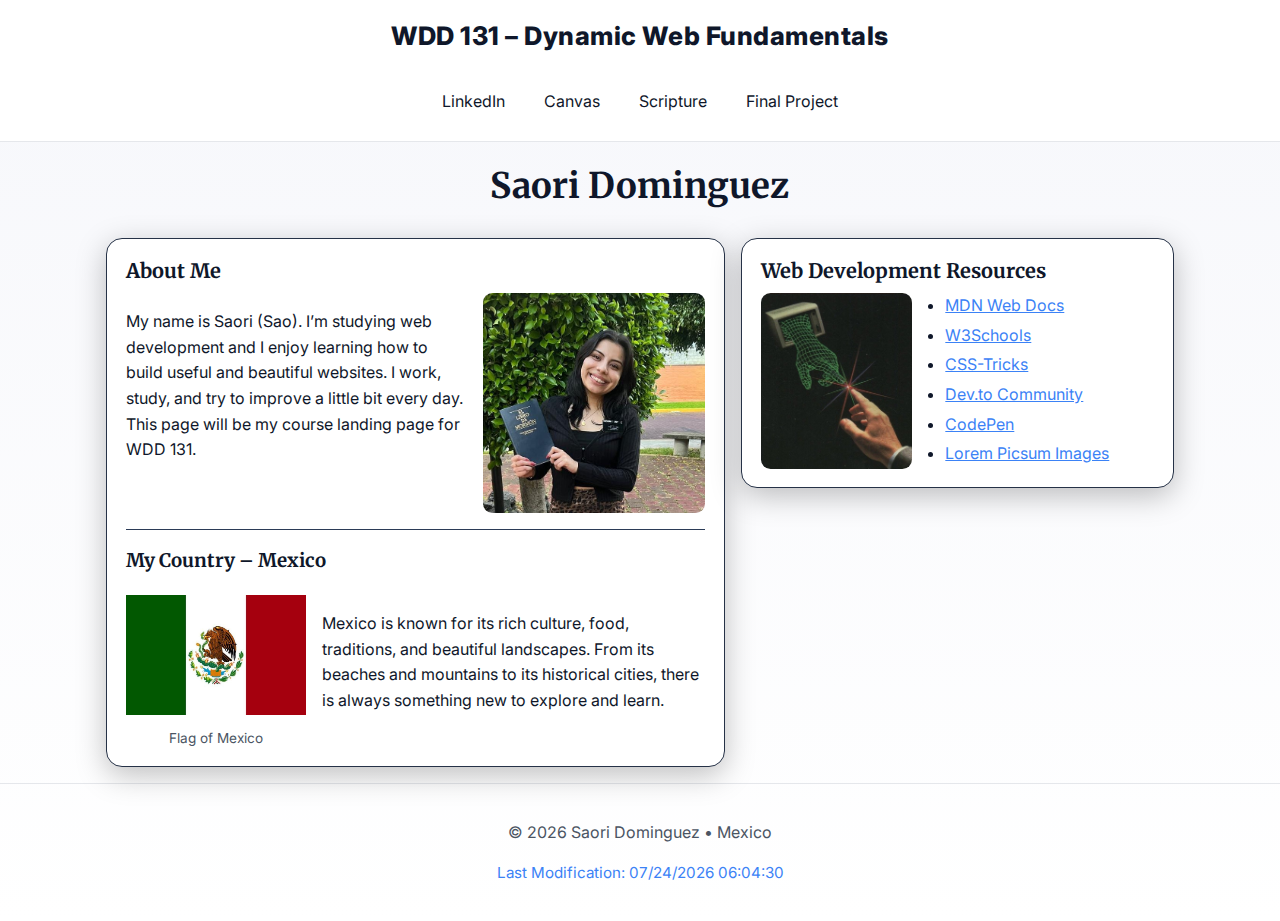
<file: index.html>
<!doctype html>
<html lang="en">
  <head>
    <meta charset="utf-8" />
    <meta name="viewport" content="width=device-width, initial-scale=1" />

    <title>WDD 131 – Dynamic Web Fundamentals – Saori Dominguez</title>
    <meta
      name="description"
      content="WDD 131 – Dynamic Web Fundamentals – Saori Dominguez – course landing page with links, an About Me section, and web development resources."
    />
    <meta name="author" content="Saori Dominguez" />

    <!-- Google Fonts -->
    <link rel="preconnect" href="https://fonts.googleapis.com" />
    <link rel="preconnect" href="https://fonts.gstatic.com" crossorigin />
    <link
      href="https://fonts.googleapis.com/css2?family=Inter:wght@400;600;800&family=Merriweather:wght@700&display=swap"
      rel="stylesheet"
    />

    <link rel="stylesheet" href="styles/base.css" />
    <script src="scripts/getdates.js" defer></script>
  </head>
  <body>
    <header class="site-header">
      <span id="course-title">WDD 131 – Dynamic Web Fundamentals</span>
      <nav class="site-nav" aria-label="Primary navigation">
        <a href="https://www.linkedin.com/" target="_blank" rel="noopener">LinkedIn</a>
        <a href="https://byupw.instructure.com/" target="_blank" rel="noopener">Canvas</a>
        <a
          href="https://www.churchofjesuschrist.org/study/scriptures"
          target="_blank"
          rel="noopener"
          >Scripture</a
        >
        <a href="final-project/">Final Project</a>
      </nav>
    </header>

    <main id="main">
      <h1>Saori Dominguez</h1>

      <section class="card about">
        <h2>About Me</h2>
        <div class="about-grid">
          <p>
            My name is Saori (Sao). I’m studying web development and I enjoy learning how to build
            useful and beautiful websites. I work, study, and try to improve a little bit every day.
            This page will be my course landing page for WDD 131.
          </p>
          <img
            src="images/profile.jpg"
            alt="Portrait of Saori Dominguez"
            width="300"
            height="300"
            loading="lazy"
          />
        </div>

        <hr class="section-rule" aria-hidden="true" />

        <h3>My Country – Mexico</h3>
        <div class="locale">
          <figure>
            <img
              src="images/mexico-flag.jpg"
              alt="Flag of Mexico"
              width="180"
              height="120"
              loading="lazy"
            />
            <figcaption>Flag of Mexico</figcaption>
          </figure>
          <p>
            Mexico is known for its rich culture, food, traditions, and beautiful landscapes. From
            its beaches and mountains to its historical cities, there is always something new to
            explore and learn.
          </p>
        </div>
      </section>

      <section class="card resources">
        <h2>Web Development Resources</h2>
        <div class="resources-grid">
          <img
            src="images/code-snippet.jpg"
            alt="Abstract code illustration"
            width="300"
            height="200"
            loading="lazy"
          />
          <ul class="link-list">
            <li>
              <a href="https://developer.mozilla.org/" target="_blank" rel="noopener">
                MDN Web Docs
              </a>
            </li>
            <li>
              <a href="https://www.w3schools.com/" target="_blank" rel="noopener">
                W3Schools
              </a>
            </li>
            <li>
              <a href="https://css-tricks.com/" target="_blank" rel="noopener">
                CSS-Tricks
              </a>
            </li>
            <li>
              <a href="https://dev.to/" target="_blank" rel="noopener">
                Dev.to Community
              </a>
            </li>
            <li>
              <a href="https://codepen.io/" target="_blank" rel="noopener">
                CodePen
              </a>
            </li>
            <li>
              <a href="https://picsum.photos/" target="_blank" rel="noopener">
                Lorem Picsum Images
              </a>
            </li>
          </ul>
        </div>
      </section>
    </main>

    <footer class="site-footer">
      <p>&copy; <span id="currentyear"></span> Saori Dominguez • Mexico</p>
      <p id="lastModified"></p>
    </footer>
  </body>
</html>
</file>
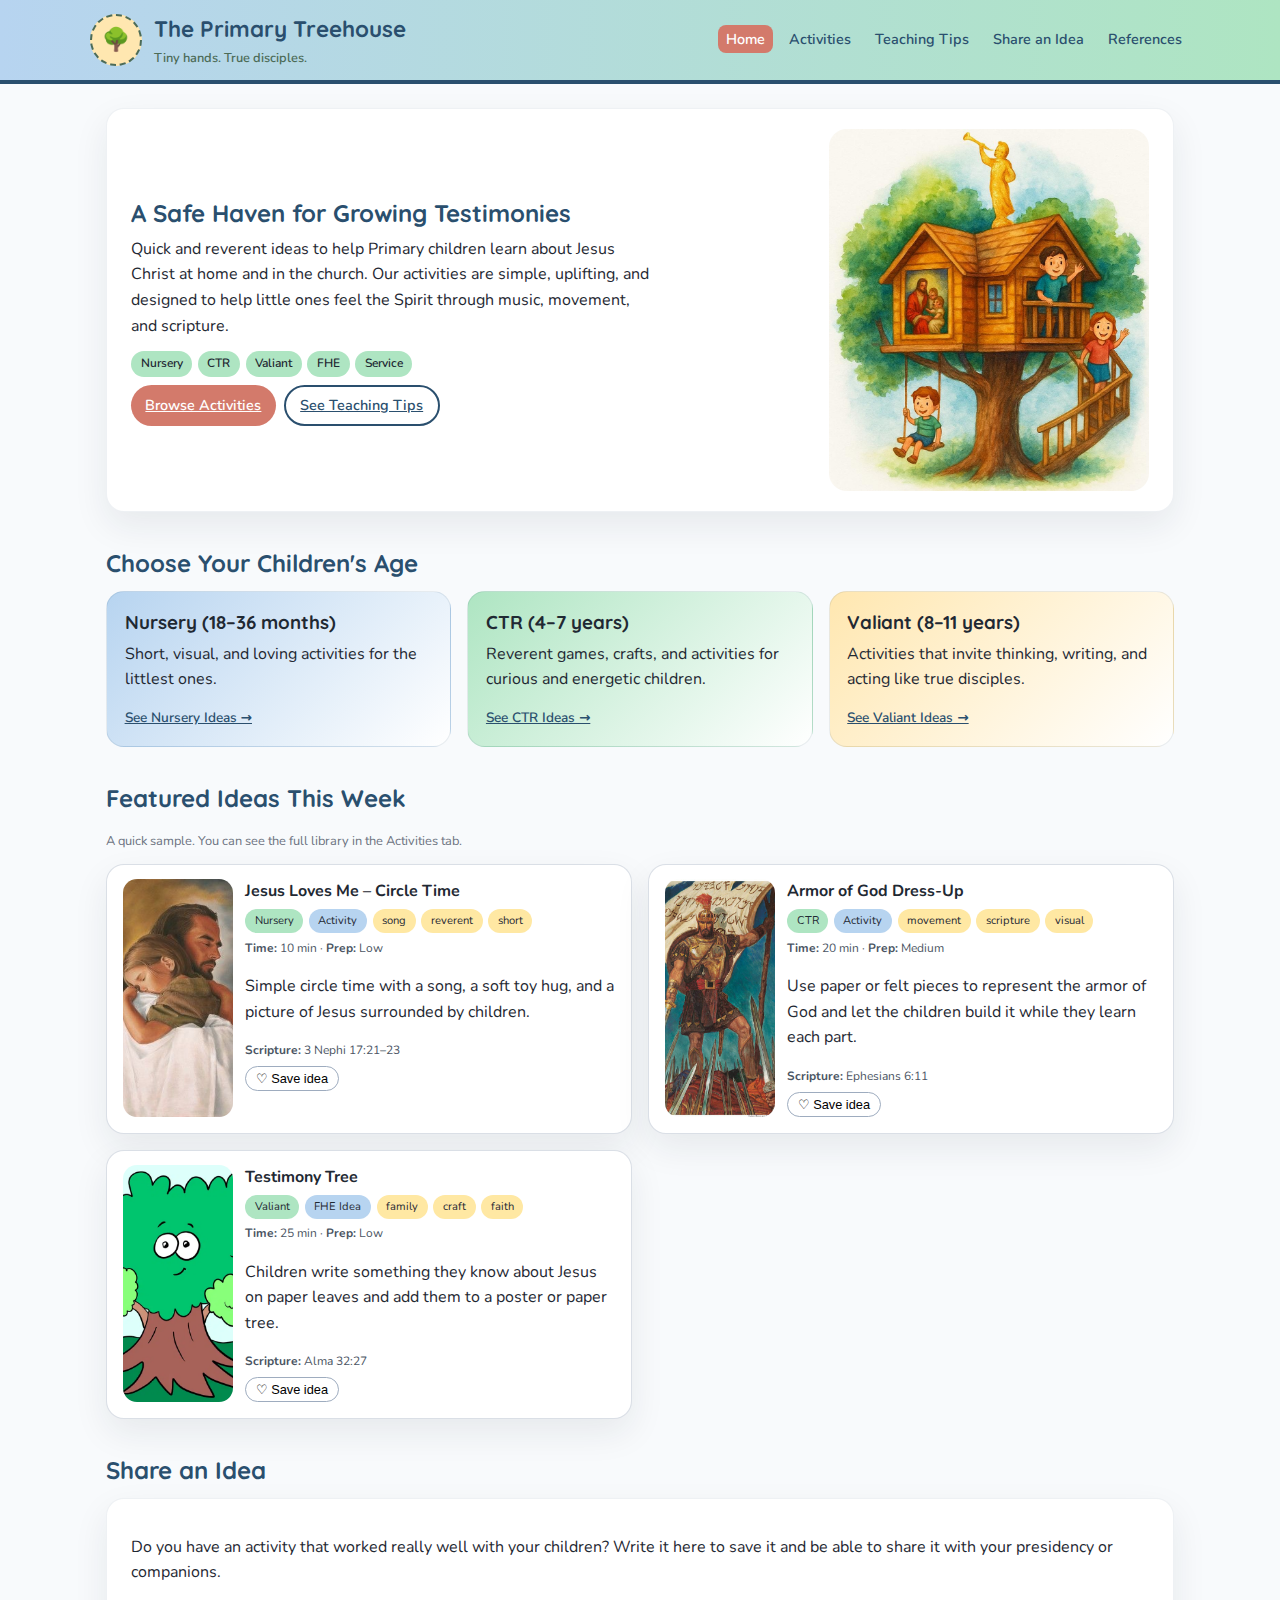
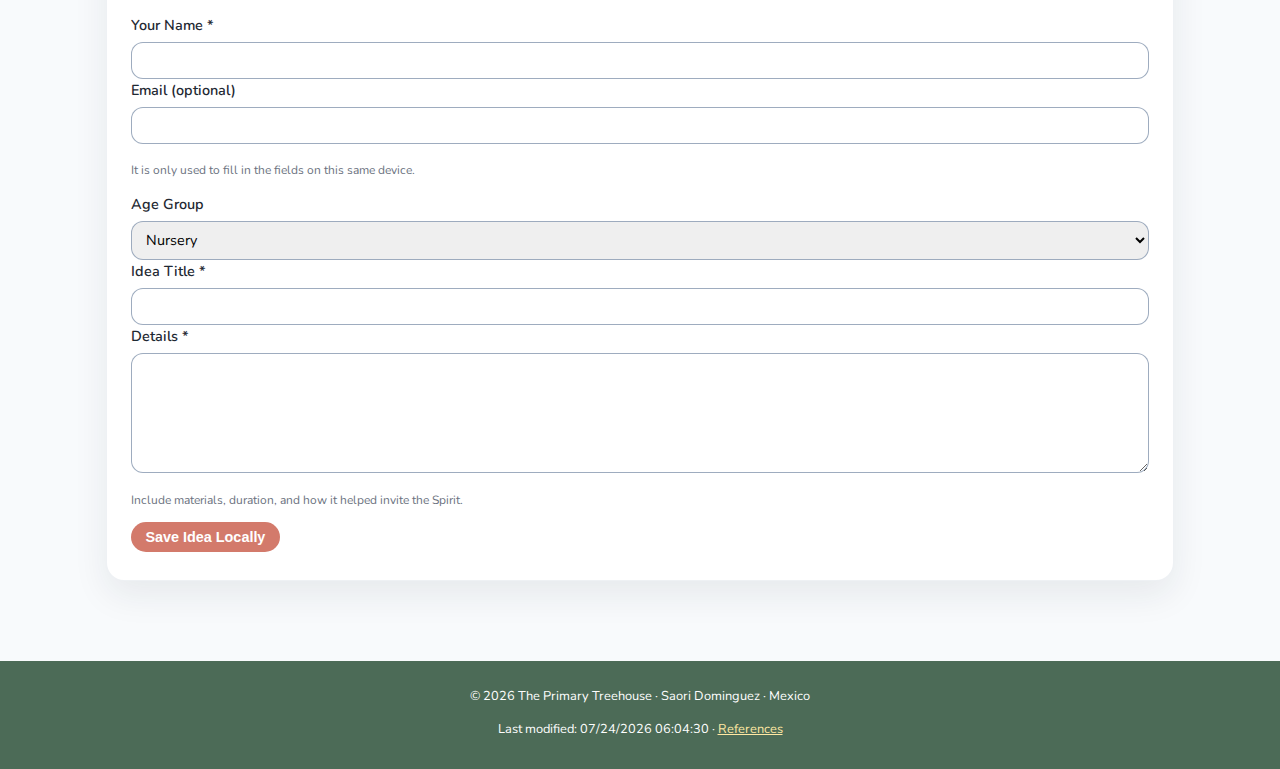
<file: Project/index.html>
<!DOCTYPE html>
<html lang="es">
<head>
  <meta charset="UTF-8">
  <meta name="viewport" content="width=device-width, initial-scale=1.0">
  <title>The Primary Treehouse – Home</title>
  <meta name="description" content="Centro de ideas para la Primaria: actividades, noches de hogar y servicio para niños.">
  <meta name="author" content="Saori Dominguez">

  <link rel="preconnect" href="https://fonts.googleapis.com">
  <link rel="preconnect" href="https://fonts.gstatic.com" crossorigin>
  <link href="https://fonts.googleapis.com/css2?family=Nunito:wght@400;600&family=Quicksand:wght@600&display=swap" rel="stylesheet"/>

  <link rel="stylesheet" href="styles/main.css">
  <script src="scripts/main.js" defer></script>
</head>
<body>
<div class="site-wrapper">
  <header class="site-header">
    <div class="header-inner">
      <div class="brand">
        <div class="logo-circle">🌳</div>
        <div class="brand-text">
          <h1>The Primary Treehouse</h1>
          <p class="tagline">Tiny hands. True disciples.</p>
        </div>
      </div>
      <nav>
        <button class="nav-toggle" aria-label="Abrir menú">☰</button>
        <ul class="nav-links">
          <li><a href="index.html" class="active">Home</a></li>
          <li><a href="activities.html">Activities</a></li>
          <li><a href="teaching-tips.html">Teaching Tips</a></li>
          <li><a href="#share">Share an Idea</a></li>
          <li><a href="references.html">References</a></li>
        </ul>
      </nav>
    </div>
  </header>

  <main>
    <!-- HERO -->
    <section class="section">
      <div class="card hero">
        <div class="hero-text">
          <h2>A Safe Haven for Growing Testimonies</h2>
          <p>
             Quick and reverent ideas to help Primary children learn about Jesus Christ  
  at home and in the church. Our activities are simple, uplifting, and designed  
  to help little ones feel the Spirit through music, movement, and scripture.
          </p>
          <div class="hero-badges">
            <span class="badge">Nursery</span>
            <span class="badge">CTR</span>
            <span class="badge">Valiant</span>
            <span class="badge">FHE</span>
            <span class="badge">Service</span>
          </div>
          <div class="hero-cta">
            <a class="btn btn-primary" href="activities.html">Browse Activities</a>
            <a class="btn btn-outline" href="teaching-tips.html">See Teaching Tips</a>
          </div>
        </div>
        <div class="hero-image">
          <img src="images/treehouse-hero.webp"
               alt="Casita del árbol para la Primaria"
               loading="lazy">
        </div>
      </div>
    </section>

    <!-- AGE CARDS -->
    <section class="section">
      <h2>Choose Your Children's Age</h2>
      <div class="age-grid">
        <article class="age-card">
          <h3>Nursery (18–36 months)</h3>
          <p>Short, visual, and loving activities for the littlest ones.</p>
          <a href="activities.html#nursery">See Nursery Ideas →</a>
        </article>
        <article class="age-card">
          <h3>CTR (4–7 years)</h3>
          <p>Reverent games, crafts, and activities for curious and energetic children.</p>
          <a href="activities.html#ctr">See CTR Ideas →</a>
        </article>
        <article class="age-card">
          <h3>Valiant (8–11 years)</h3>
          <p>Activities that invite thinking, writing, and acting like true disciples.</p>
          <a href="activities.html#valiant">See Valiant Ideas →</a>
        </article>
      </div>
    </section>

    <!-- FEATURED ACTIVITIES -->
    <section class="section">
      <h2>Featured Ideas This Week</h2>
      <p class="muted">A quick sample. You can see the full library in the Activities tab.</p>

      <!-- SECCIÓN QUE SE LLENA DESDE JS -->
      <div id="featured-activities" class="activity-grid">
        <!-- se llena desde JS -->
      </div>
    </section>

    <!-- SHARE FORM -->
    <section class="section" id="share">
      <h2>Share an Idea</h2>
      <div class="card form-card">
        <p>
          Do you have an activity that worked really well with your children? Write it here to
          save it and be able to share it with your presidency or companions.
        </p>
        <form id="share-form" novalidate>
          <div class="form-row">
            <label for="name">Your Name *</label>
            <input type="text" id="name" name="name" autocomplete="name" required>
          </div>

          <div class="form-row">
            <label for="email">Email (optional)</label>
            <input type="email" id="email" name="email" autocomplete="email">
            <p class="form-help">It is only used to fill in the fields on this same device.</p>
          </div>

          <div class="form-row">
            <label for="age-group">Age Group</label>
            <select id="age-group" name="age-group">
              <option value="Nursery">Nursery</option>
              <option value="CTR">CTR</option>
              <option value="Valiant">Valiant</option>
            </select>
          </div>

          <div class="form-row">
            <label for="idea-title">Idea Title *</label>
            <input type="text" id="idea-title" name="idea-title" required>
          </div>

          <div class="form-row">
            <label for="details">Details *</label>
            <textarea id="details" name="details" required></textarea>
            <p class="form-help">
              Include materials, duration, and how it helped invite the Spirit.
            </p>
          </div>

          <button class="btn btn-primary" type="submit">Save Idea Locally</button>
          <div id="share-message" class="form-message"></div>
        </form>
      </div>
    </section>
  </main>

  <footer class="site-footer">
    <p>&copy; <span id="current-year"></span> The Primary Treehouse · Saori Dominguez · Mexico</p>
    <p>Last modified: <span id="last-modified"></span> · <a href="references.html">References</a></p>
  </footer>
</div>
</body>
</html>
</file>
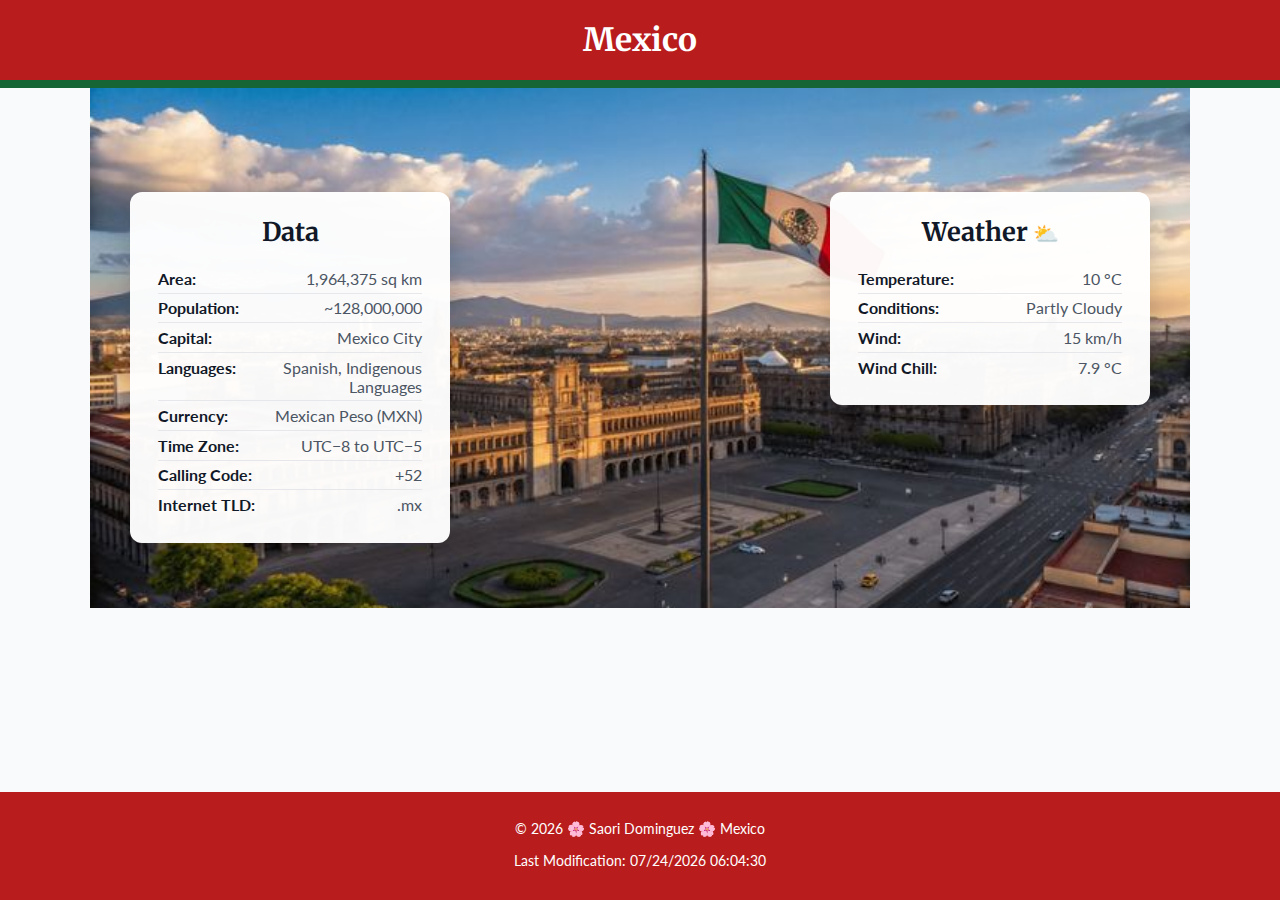
<file: place.html>
<!doctype html>
<html lang="en">
  <head>
    <meta charset="utf-8" />
    <meta name="viewport" content="width=device-width, initial-scale=1" />

    <title>Mexico – Country Page</title>
    <meta
      name="description"
      content="Country page for Mexico with basic data and weather information for WDD 131."
    />
    <meta name="author" content="Saori Dominguez" />

    <!-- Google Fonts -->
    <link rel="preconnect" href="https://fonts.googleapis.com" />
    <link rel="preconnect" href="https://fonts.gstatic.com" crossorigin />
    <link
      href="https://fonts.googleapis.com/css2?family=Lato:wght@400;700&family=Merriweather:wght@700&display=swap"
      rel="stylesheet"
    />

    <link rel="stylesheet" href="styles/place.css" />
    <script src="scripts/place.js" defer></script>
  </head>

  <body>
    <header class="site-header">
      <h1>Mexico</h1>
    </header>

    <main>
      <!-- HERO IMAGE con srcset / WebP -->
      <section class="hero">
        <picture>
          <source
            srcset="images/mexico-hero-large.webp"
            media="(min-width: 900px)"
          />
          <img
            src="images/mexico-hero-small.webp"
            alt="Scenic view of Mexico"
            loading="lazy"
          />
        </picture>
      </section>

      <!-- PANEL DE DATA -->
      <section class="panel data">
        <h2>Data</h2>
        <dl>
          <div class="row">
            <dt>Area:</dt>
            <dd>1,964,375 sq km</dd>
          </div>
          <div class="row">
            <dt>Population:</dt>
            <dd>~128,000,000</dd>
          </div>
          <div class="row">
            <dt>Capital:</dt>
            <dd>Mexico City</dd>
          </div>
          <div class="row">
            <dt>Languages:</dt>
            <dd>Spanish, Indigenous Languages</dd>
          </div>
          <div class="row">
            <dt>Currency:</dt>
            <dd>Mexican Peso (MXN)</dd>
          </div>
          <div class="row">
            <dt>Time Zone:</dt>
            <dd>UTC−8 to UTC−5</dd>
          </div>
          <div class="row">
            <dt>Calling Code:</dt>
            <dd>+52</dd>
          </div>
          <div class="row">
            <dt>Internet TLD:</dt>
            <dd>.mx</dd>
          </div>
        </dl>
      </section>

      <!-- PANEL DE WEATHER -->
      <section class="panel weather">
        <h2>Weather</h2>

        <!-- SVG icon (mobile) -->
        <img
          class="weather-icon"
          src="images/weather-sun-cloud.svg"
          alt="Partly cloudy icon"
          loading="lazy"
        />

        <dl>
          <div class="row">
            <dt>Temperature:</dt>
            <dd><span id="temp"></span> °C</dd>
          </div>
          <div class="row">
            <dt>Conditions:</dt>
            <dd>Partly Cloudy</dd>
          </div>
          <div class="row">
            <dt>Wind:</dt>
            <dd><span id="windSpeed"></span> km/h</dd>
          </div>
          <div class="row">
            <dt>Wind Chill:</dt>
            <dd><span id="windChill"></span></dd>
          </div>
        </dl>
      </section>
    </main>

    <footer class="site-footer">
      <p>
        &copy; <span id="currentyear"></span> 🌸 Saori Dominguez 🌸 Mexico
      </p>
      <p id="lastModified"></p>
    </footer>
  </body>
</html>
</file>
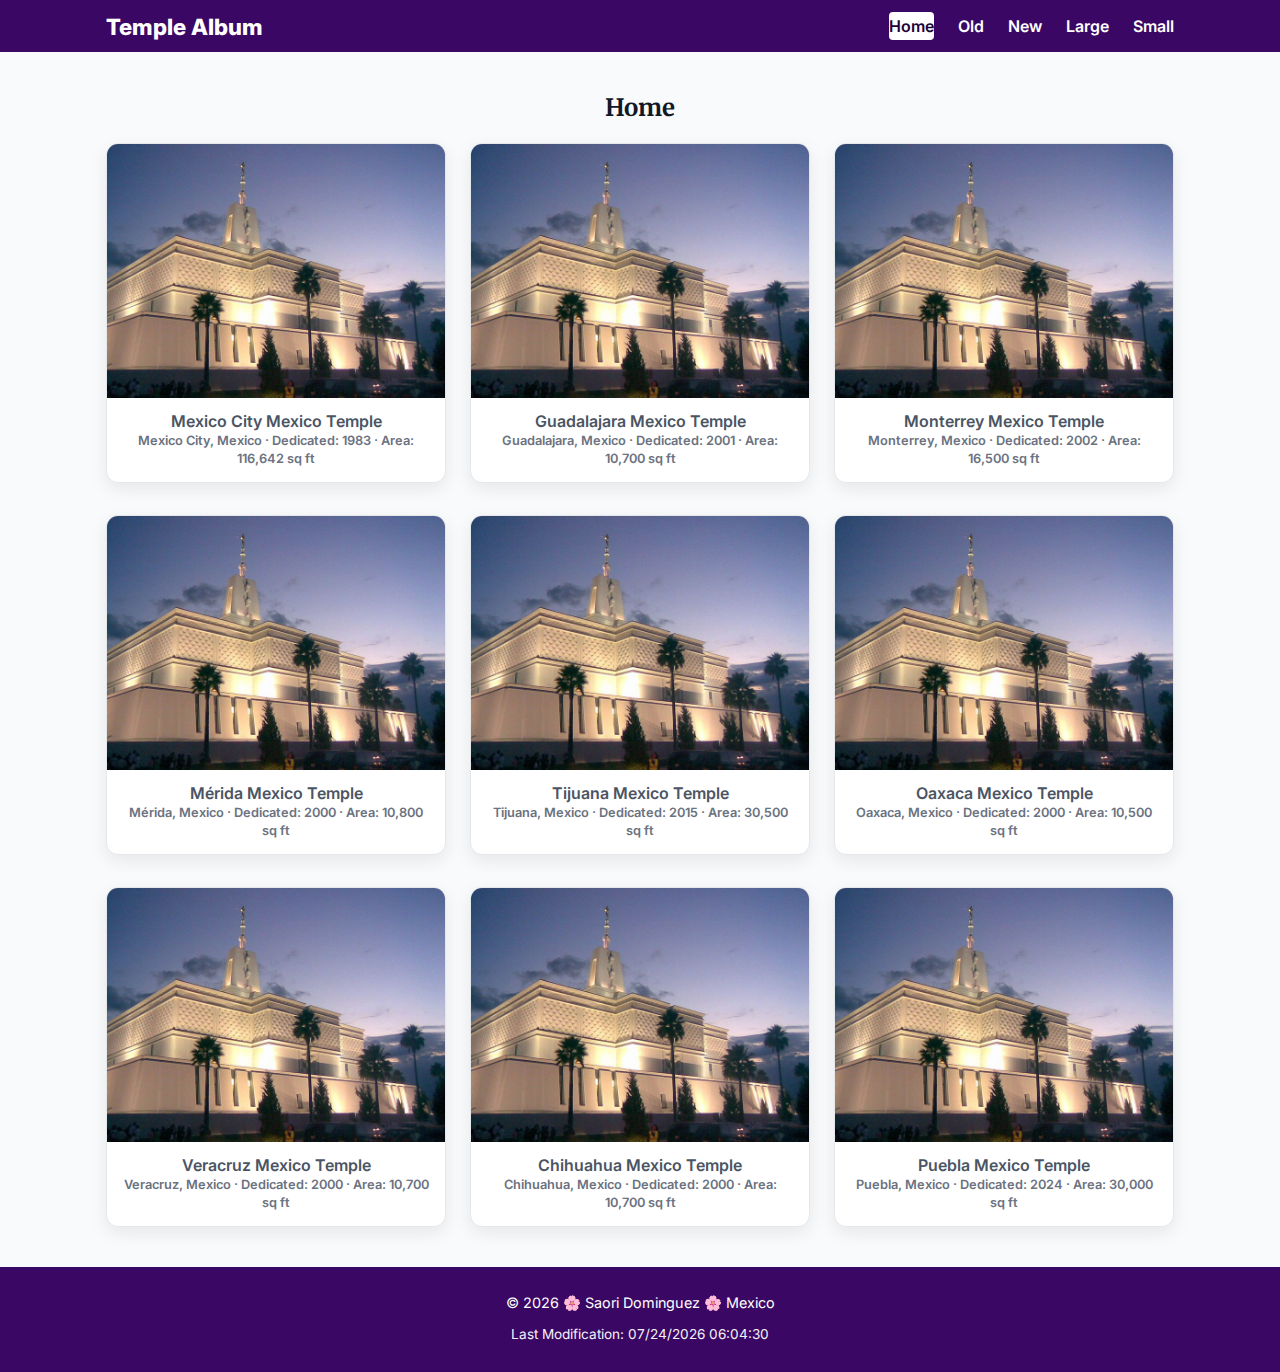
<file: temples.html>
<!doctype html>
<html lang="en">
  <head>
    <meta charset="utf-8" />
    <meta name="viewport" content="width=device-width, initial-scale=1" />

    <title>Temple Album – Saori Dominguez</title>
    <meta
      name="description"
      content="Temple Album by Saori Dominguez for WDD 131 – responsive picture gallery of temples with filters and hamburger menu."
    />
    <meta name="author" content="Saori Dominguez" />

    <!-- Google Fonts -->
    <link rel="preconnect" href="https://fonts.googleapis.com" />
    <link rel="preconnect" href="https://fonts.gstatic.com" crossorigin />
    <link
      href="https://fonts.googleapis.com/css2?family=Inter:wght@400;600;800&family=Merriweather:wght@700&display=swap"
      rel="stylesheet"
    />

    <!-- CSS: mobile first + larger view -->
    <link rel="stylesheet" href="styles/temples.css" />
    <link
      rel="stylesheet"
      href="styles/temples-large.css"
      media="(min-width: 800px)"
    />

    <!-- JavaScript -->
    <script src="scripts/temples.js" defer></script>
  </head>
  <body>
    <header class="site-header">
      <div class="header-inner">
        <h1>Temple Album</h1>

        <!-- Hamburger button (mobile) -->
        <button
          id="menu"
          aria-label="Toggle navigation"
          aria-expanded="false"
        >
          ☰
        </button>

        <nav class="nav-links" aria-label="Temple album navigation">
          <a href="#" data-filter="home" class="active">Home</a>
          <a href="#" data-filter="old">Old</a>
          <a href="#" data-filter="new">New</a>
          <a href="#" data-filter="large">Large</a>
          <a href="#" data-filter="small">Small</a>
        </nav>
      </div>
    </header>

    <main>
      <h2 id="view-title">Home</h2>

      <!-- JS insertará aquí las figuras -->
      <section id="temple-grid" class="temple-grid"></section>
    </main>

    <footer class="site-footer">
      <p>
        &copy; <span id="currentyear"></span> 🌸 Saori Dominguez 🌸 Mexico
      </p>
      <p id="lastModified"></p>
    </footer>
  </body>
</html>
</file>
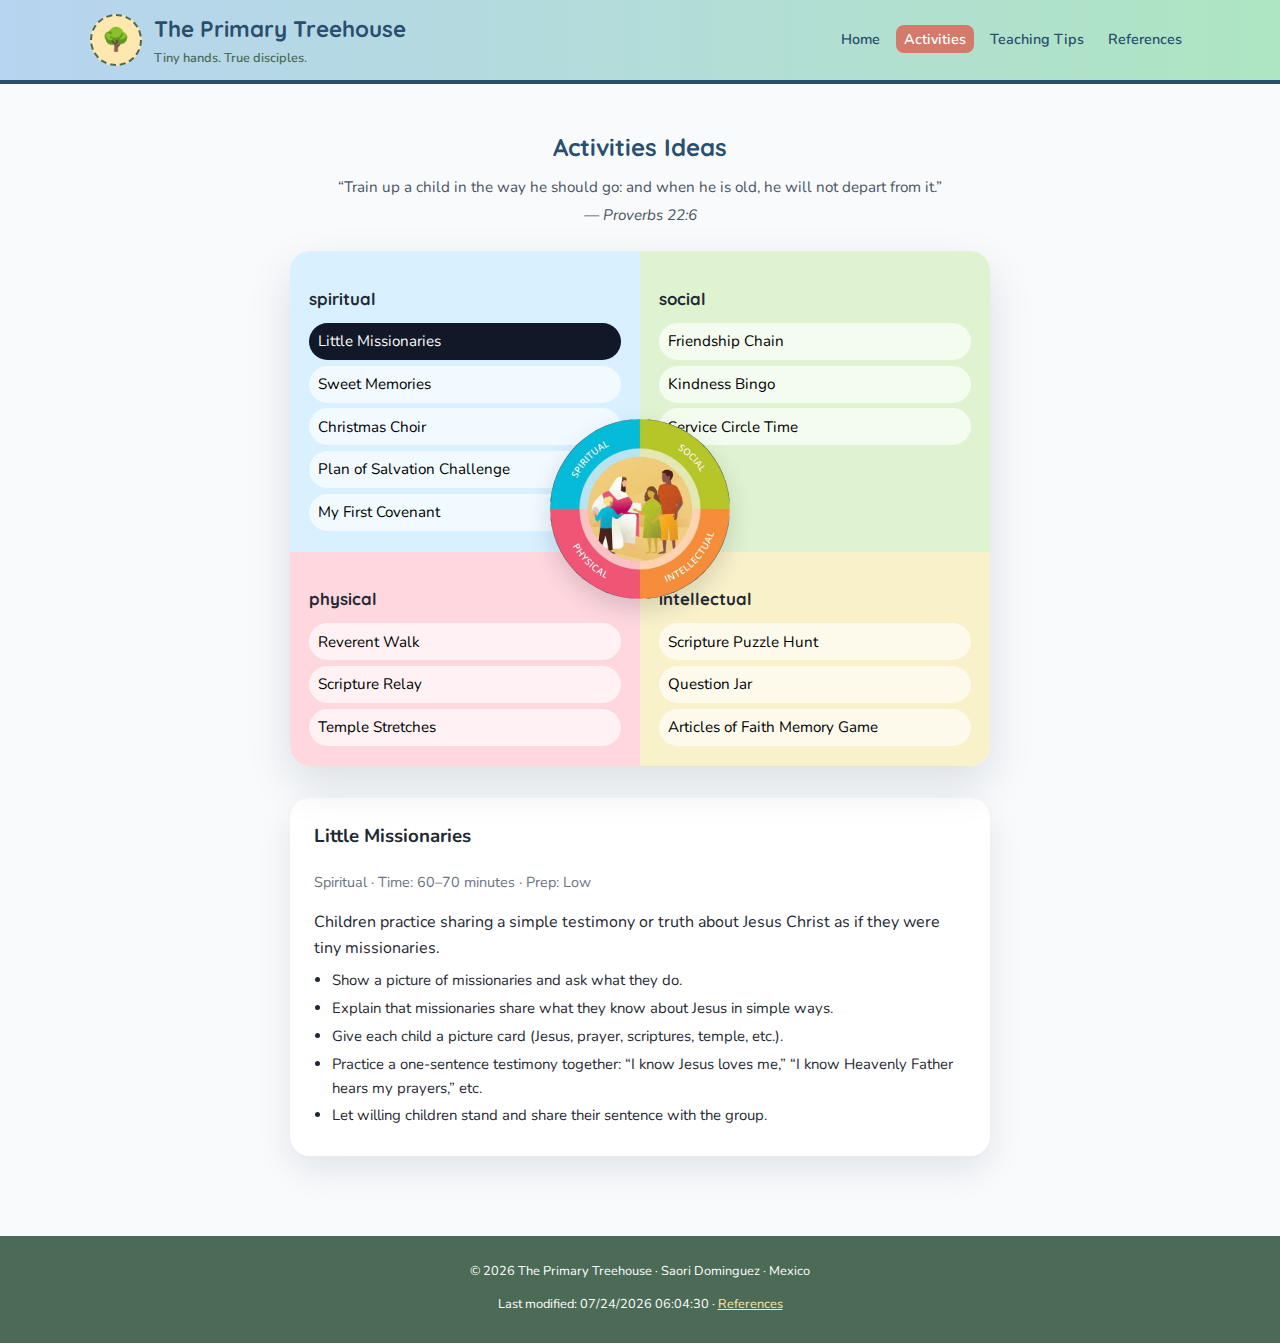
<file: Project/activities.html>
<!DOCTYPE html>
<html lang="en">
<head>
  <meta charset="UTF-8" />
  <meta name="viewport" content="width=device-width, initial-scale=1.0" />
  <title>The Primary Treehouse – Activities Ideas</title>
  <meta name="description" content="Activity ideas for children’s spiritual, social, physical, and intellectual growth." />
  <meta name="author" content="Saori Dominguez" />

  <!-- Google fonts and main styles -->
  <link rel="preconnect" href="https://fonts.googleapis.com" />
  <link rel="preconnect" href="https://fonts.gstatic.com" crossorigin />
  <link href="https://fonts.googleapis.com/css2?family=Nunito:wght@400;600&family=Quicksand:wght@600&display=swap" rel="stylesheet" />

  <link rel="stylesheet" href="styles/main.css" />

  <script src="scripts/main.js" defer></script>
  <script src="scripts/activities-wheel.js" defer></script>
</head>
<body>
<div class="site-wrapper">
  <header class="site-header">
    <div class="header-inner">
      <div class="brand">
        <div class="logo-circle">🌳</div>
        <div class="brand-text">
          <h1>The Primary Treehouse</h1>
          <p class="tagline">Tiny hands. True disciples.</p>
        </div>
      </div>
      <nav>
        <button class="nav-toggle" aria-label="Open navigation menu">☰</button>
        <ul class="nav-links">
          <li><a href="index.html">Home</a></li>
          <li><a href="activities.html" class="active">Activities</a></li>
          <li><a href="teaching-tips.html">Teaching Tips</a></li>
          <li><a href="references.html">References</a></li>
        </ul>
      </nav>
    </div>
  </header>

  <main>
    <section class="section activities-ideas">
      <h2>Activities Ideas</h2>

      <p class="scripture-line">
        “Train up a child in the way he should go: and when he is old, he will not depart from it.”
        <span class="scripture-ref">— Proverbs 22:6</span>
      </p>

      <!-- WHEEL LAYOUT -->
      <div class="activities-grid">
        <div class="activities-wheel">
          <img src="images/activities-wheel.webp"
     alt="Jesus teaching children in a representation of spiritual, social, physical, and intellectual growth"
     loading="lazy">
        </div>

        <!-- SPIRITUAL -->
        <section class="quad quad-spiritual">
          <h3>Spiritual</h3>
          <ul class="activity-list" data-area="spiritual">
            <li><button type="button" data-id="little-missionaries">Little Missionaries</button></li>
            <li><button type="button" data-id="sweet-memories">Sweet Memories</button></li>
            <li><button type="button" data-id="christmas-choir">Christmas Choir</button></li>
            <li><button type="button" data-id="plan-of-salvation">Plan of Salvation Challenge</button></li>
            <li><button type="button" data-id="first-covenant">My First Covenant</button></li>
          </ul>
        </section>

        <!-- SOCIAL (sample names – you can change later) -->
        <section class="quad quad-social">
          <h3>Social</h3>
          <ul class="activity-list" data-area="social">
            <li><button type="button" data-id="friendship-chain">Friendship Chain</button></li>
            <li><button type="button" data-id="kindness-bingo">Kindness Bingo</button></li>
            <li><button type="button" data-id="service-circle">Service Circle Time</button></li>
          </ul>
        </section>

        <!-- PHYSICAL -->
        <section class="quad quad-physical">
          <h3>Physical</h3>
          <ul class="activity-list" data-area="physical">
            <li><button type="button" data-id="reverent-walk">Reverent Walk</button></li>
            <li><button type="button" data-id="scripture-relay">Scripture Relay</button></li>
            <li><button type="button" data-id="temple-stretches">Temple Stretches</button></li>
          </ul>
        </section>

        <!-- INTELLECTUAL -->
        <section class="quad quad-intellectual">
          <h3>Intellectual</h3>
          <ul class="activity-list" data-area="intellectual">
            <li><button type="button" data-id="scripture-puzzle">Scripture Puzzle Hunt</button></li>
            <li><button type="button" data-id="question-jar">Question Jar</button></li>
            <li><button type="button" data-id="article-of-faith-memory">Articles of Faith Memory Game</button></li>
          </ul>
        </section>
      </div>

      <!-- DETAIL PANEL -->
      <section class="activity-detail" aria-live="polite">
        <h3 id="activity-detail-title">Choose an activity to see the plan</h3>
        <p id="activity-detail-meta" class="detail-meta"></p>
        <p id="activity-detail-body" class="detail-body"></p>
        <ul id="activity-detail-steps" class="detail-steps"></ul>
      </section>
    </section>
  </main>

  <footer class="site-footer">
    <p>&copy; <span id="current-year"></span> The Primary Treehouse · Saori Dominguez · Mexico</p>
    <p>Last modified: <span id="last-modified"></span> · <a href="references.html">References</a></p>
  </footer>
</div>
</body>
</html>
</file>
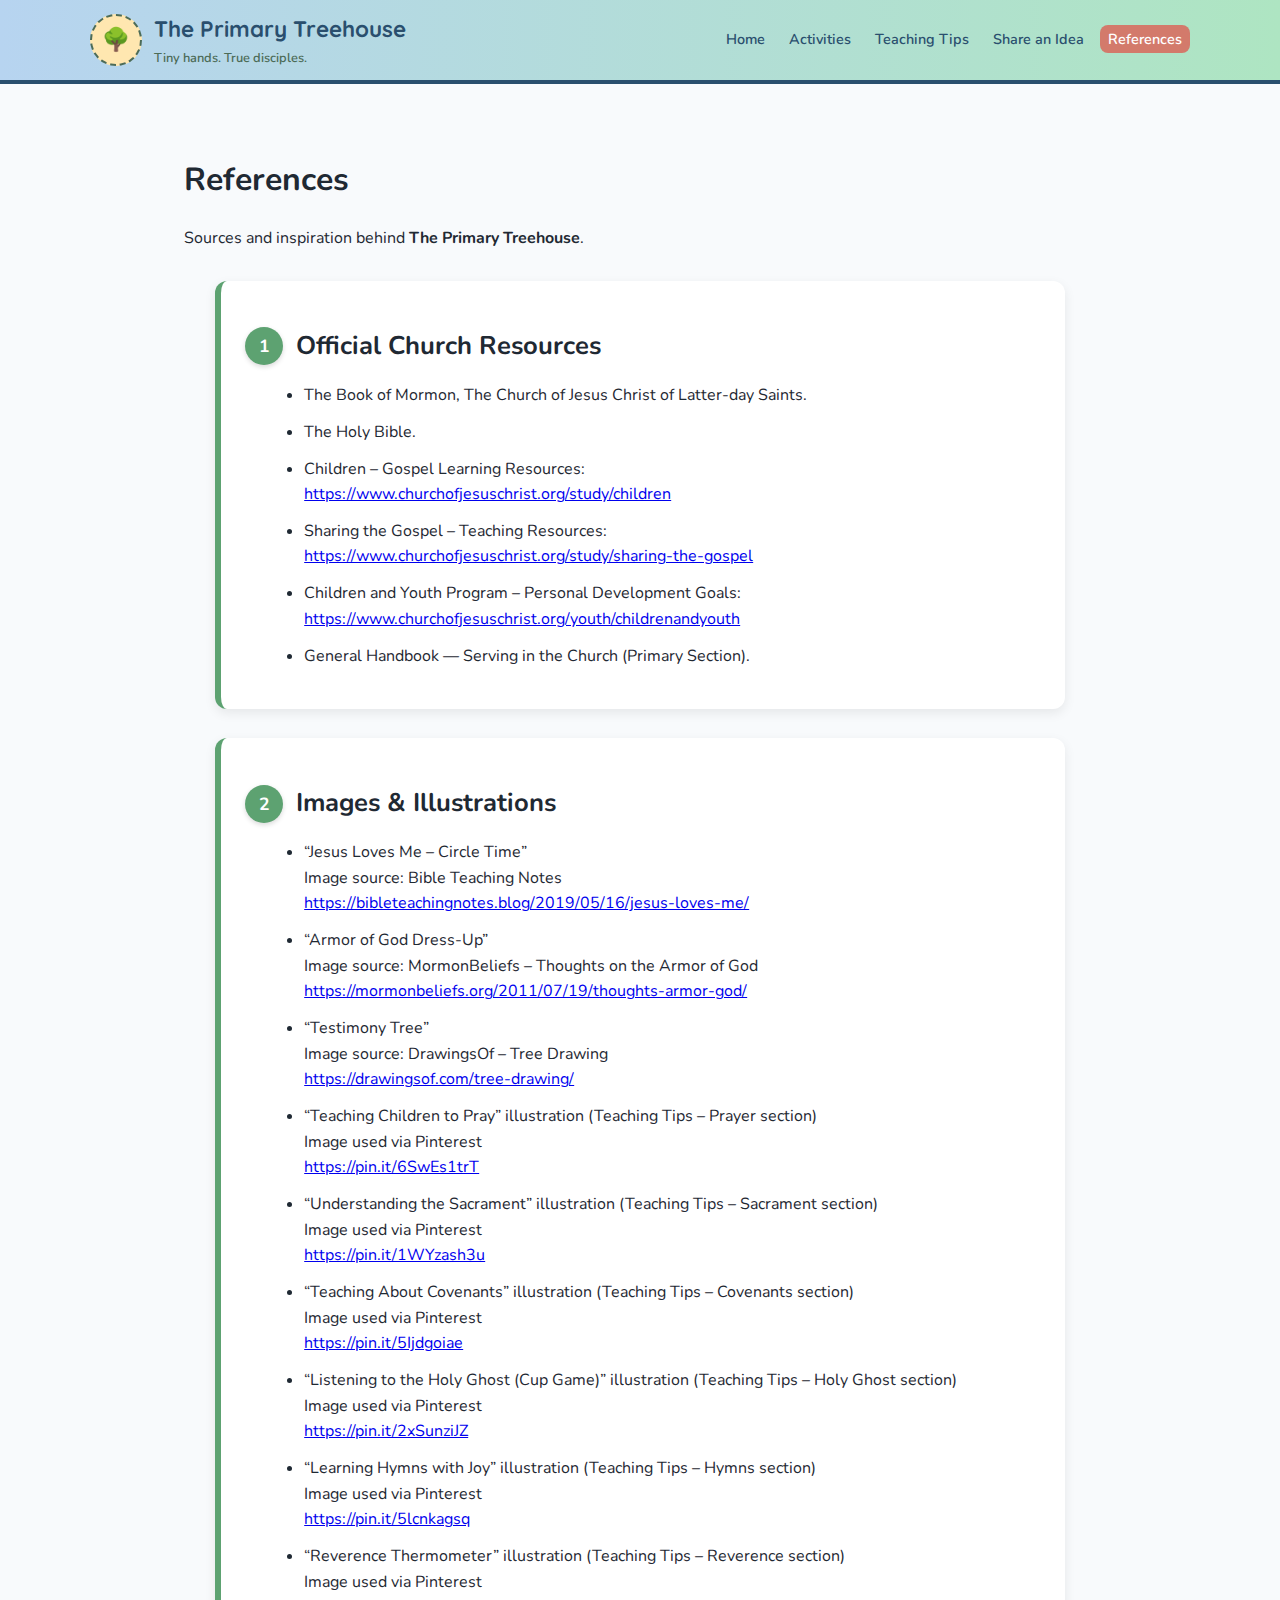
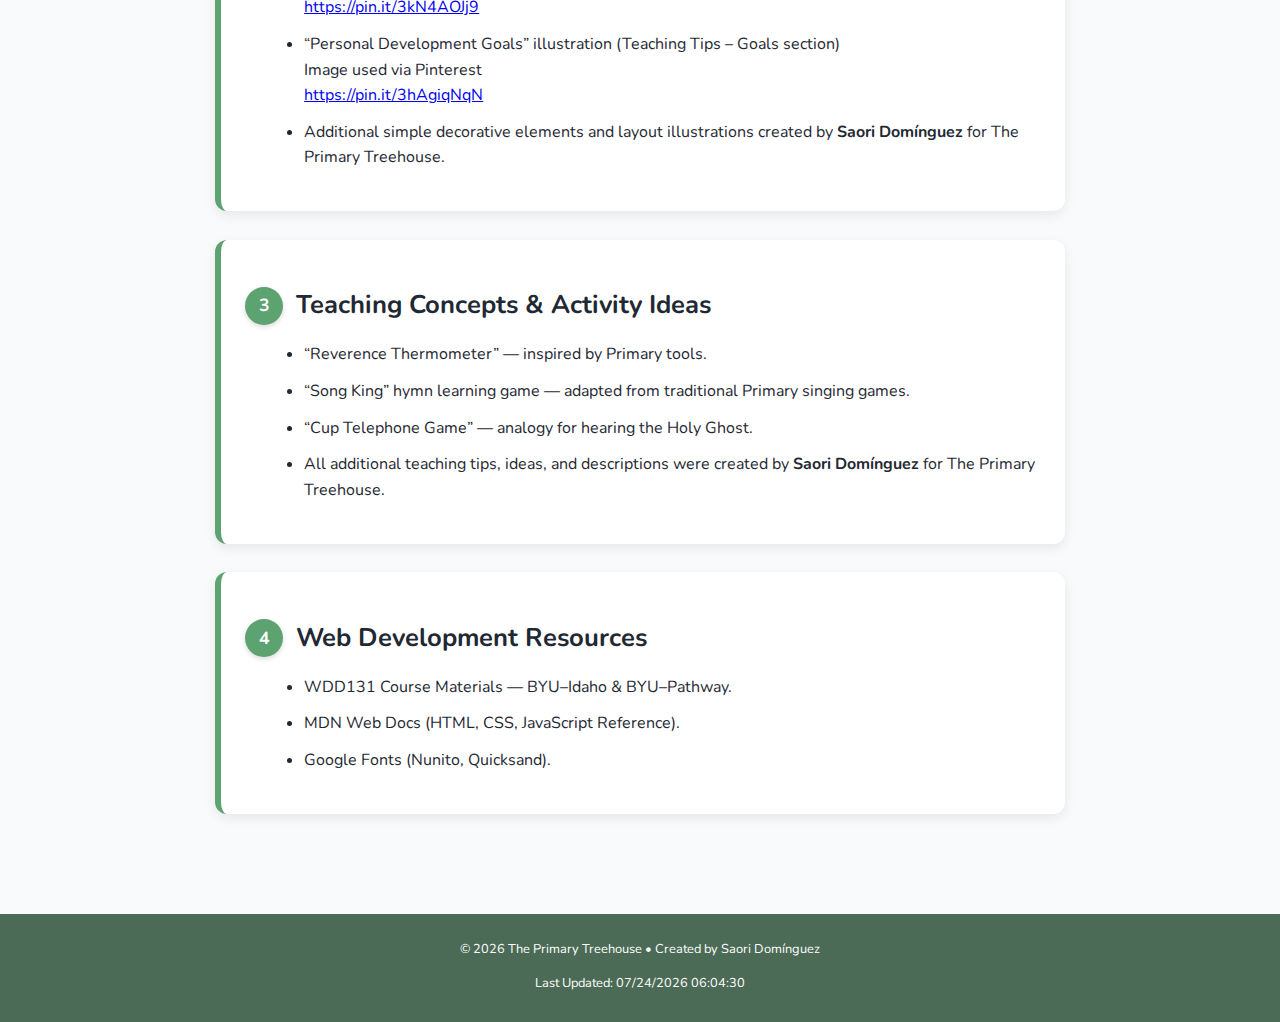
<file: Project/references.html>
<!DOCTYPE html>
<html lang="en">
<head>
  <meta charset="UTF-8" />
  <meta name="viewport" content="width=device-width, initial-scale=1.0" />
  <title>References • The Primary Treehouse</title>

  <!-- Google Fonts (same as other pages) -->
  <link rel="preconnect" href="https://fonts.googleapis.com" />
  <link rel="preconnect" href="https://fonts.gstatic.com" crossorigin />
  <link href="https://fonts.googleapis.com/css2?family=Nunito:wght@300;400;700&family=Quicksand:wght@400;600&display=swap" rel="stylesheet" />

  <!-- Same CSS used in the rest of the site -->
  <link rel="stylesheet" href="styles/main.css">
  <link rel="stylesheet" href="styles/project.css">
</head>

<body>
  <!-- 🌳 SAME HEADER AS OTHER PAGES -->
  <header class="site-header">
    <div class="header-inner">
      <div class="brand">
        <div class="logo-circle">🌳</div>
        <div class="brand-text">
          <h1>The Primary Treehouse</h1>
          <p class="tagline">Tiny hands. True disciples.</p>
        </div>
      </div>

      <nav>
        <button class="nav-toggle" aria-label="Open menu">☰</button>
        <ul class="nav-links">
          <li><a href="index.html">Home</a></li>
          <li><a href="activities.html">Activities</a></li>
          <li><a href="teaching-tips.html">Teaching Tips</a></li>
          <li><a href="index.html#share">Share an Idea</a></li>
          <li><a href="references.html" class="active">References</a></li>
        </ul>
      </nav>
    </div>
  </header>

  <!-- 🌟 MAIN CONTENT -->
  <main class="page-main references-page">

    <h1 class="page-title">References</h1>
    <p class="page-subtitle">
      Sources and inspiration behind <strong>The Primary Treehouse</strong>.
    </p>

    <!-- SECTION 1 -->
    <section class="ref-card">
      <h2><span class="ref-number">1</span> Official Church Resources</h2>
      <ul>
        <li>The Book of Mormon, The Church of Jesus Christ of Latter-day Saints.</li>
        <li>The Holy Bible.</li>
        <li>
          Children – Gospel Learning Resources:<br>
          <a href="https://www.churchofjesuschrist.org/study/children">
            https://www.churchofjesuschrist.org/study/children
          </a>
        </li>
        <li>
          Sharing the Gospel – Teaching Resources:<br>
          <a href="https://www.churchofjesuschrist.org/study/sharing-the-gospel">
            https://www.churchofjesuschrist.org/study/sharing-the-gospel
          </a>
        </li>
        <li>
          Children and Youth Program – Personal Development Goals:<br>
          <a href="https://www.churchofjesuschrist.org/youth/childrenandyouth">
            https://www.churchofjesuschrist.org/youth/childrenandyouth
          </a>
        </li>
        <li>General Handbook — Serving in the Church (Primary Section).</li>
      </ul>
    </section>

    <!-- SECTION 2 -->
<section class="ref-card">
  <h2><span class="ref-number">2</span> Images &amp; Illustrations</h2>
  <ul>
    <li>
      “Jesus Loves Me – Circle Time”<br>
      Image source: Bible Teaching Notes<br>
      <a href="https://bibleteachingnotes.blog/2019/05/16/jesus-loves-me/">
        https://bibleteachingnotes.blog/2019/05/16/jesus-loves-me/
      </a>
    </li>

    <li>
      “Armor of God Dress-Up”<br>
      Image source: MormonBeliefs – Thoughts on the Armor of God<br>
      <a href="https://mormonbeliefs.org/2011/07/19/thoughts-armor-god/">
        https://mormonbeliefs.org/2011/07/19/thoughts-armor-god/
      </a>
    </li>

    <li>
      “Testimony Tree”<br>
      Image source: DrawingsOf – Tree Drawing<br>
      <a href="https://drawingsof.com/tree-drawing/">
        https://drawingsof.com/tree-drawing/
      </a>
    </li>

    <li>
      “Teaching Children to Pray” illustration (Teaching Tips – Prayer section)<br>
      Image used via Pinterest<br>
      <a href="https://pin.it/6SwEs1trT">
        https://pin.it/6SwEs1trT
      </a>
    </li>

    <li>
      “Understanding the Sacrament” illustration (Teaching Tips – Sacrament section)<br>
      Image used via Pinterest<br>
      <a href="https://pin.it/1WYzash3u">
        https://pin.it/1WYzash3u
      </a>
    </li>

    <li>
      “Teaching About Covenants” illustration (Teaching Tips – Covenants section)<br>
      Image used via Pinterest<br>
      <a href="https://pin.it/5Ijdgoiae">
        https://pin.it/5Ijdgoiae
      </a>
    </li>

    <li>
      “Listening to the Holy Ghost (Cup Game)” illustration (Teaching Tips – Holy Ghost section)<br>
      Image used via Pinterest<br>
      <a href="https://pin.it/2xSunziJZ">
        https://pin.it/2xSunziJZ
      </a>
    </li>

    <li>
      “Learning Hymns with Joy” illustration (Teaching Tips – Hymns section)<br>
      Image used via Pinterest<br>
      <a href="https://pin.it/5lcnkagsq">
        https://pin.it/5lcnkagsq
      </a>
    </li>

    <li>
      “Reverence Thermometer” illustration (Teaching Tips – Reverence section)<br>
      Image used via Pinterest<br>
      <a href="https://pin.it/3kN4AOJj9">
        https://pin.it/3kN4AOJj9
      </a>
    </li>

    <li>
      “Personal Development Goals” illustration (Teaching Tips – Goals section)<br>
      Image used via Pinterest<br>
      <a href="https://pin.it/3hAgiqNqN">
        https://pin.it/3hAgiqNqN
      </a>
    </li>

    <li>
      Additional simple decorative elements and layout illustrations created by
      <strong>Saori Domínguez</strong> for The Primary Treehouse.
    </li>
  </ul>
</section>

    <!-- SECTION 3 -->
    <section class="ref-card">
      <h2><span class="ref-number">3</span> Teaching Concepts & Activity Ideas</h2>
      <ul>
        <li>“Reverence Thermometer” — inspired by Primary tools.</li>
        <li>“Song King” hymn learning game — adapted from traditional Primary singing games.</li>
        <li>“Cup Telephone Game” — analogy for hearing the Holy Ghost.</li>
        <li>
          All additional teaching tips, ideas, and descriptions were created by 
          <strong>Saori Domínguez</strong> for The Primary Treehouse.
        </li>
      </ul>
    </section>

    <!-- SECTION 4 -->
    <section class="ref-card">
      <h2><span class="ref-number">4</span> Web Development Resources</h2>
      <ul>
        <li>WDD131 Course Materials — BYU–Idaho &amp; BYU–Pathway.</li>
        <li>MDN Web Docs (HTML, CSS, JavaScript Reference).</li>
        <li>Google Fonts (Nunito, Quicksand).</li>
      </ul>
    </section>

  </main>

  <!-- 🌳 FOOTER (SAME STRUCTURE AS OTHER PAGES) -->
  <footer class="site-footer">
    <p>© <span id="current-year"></span> The Primary Treehouse • Created by Saori Domínguez</p>
    <p>Last Updated: <span id="last-modified"></span></p>
  </footer>

  <!-- JS for menu + footer auto-update -->
  <script src="scripts/main.js" defer></script>
</body>
</html>
</file>
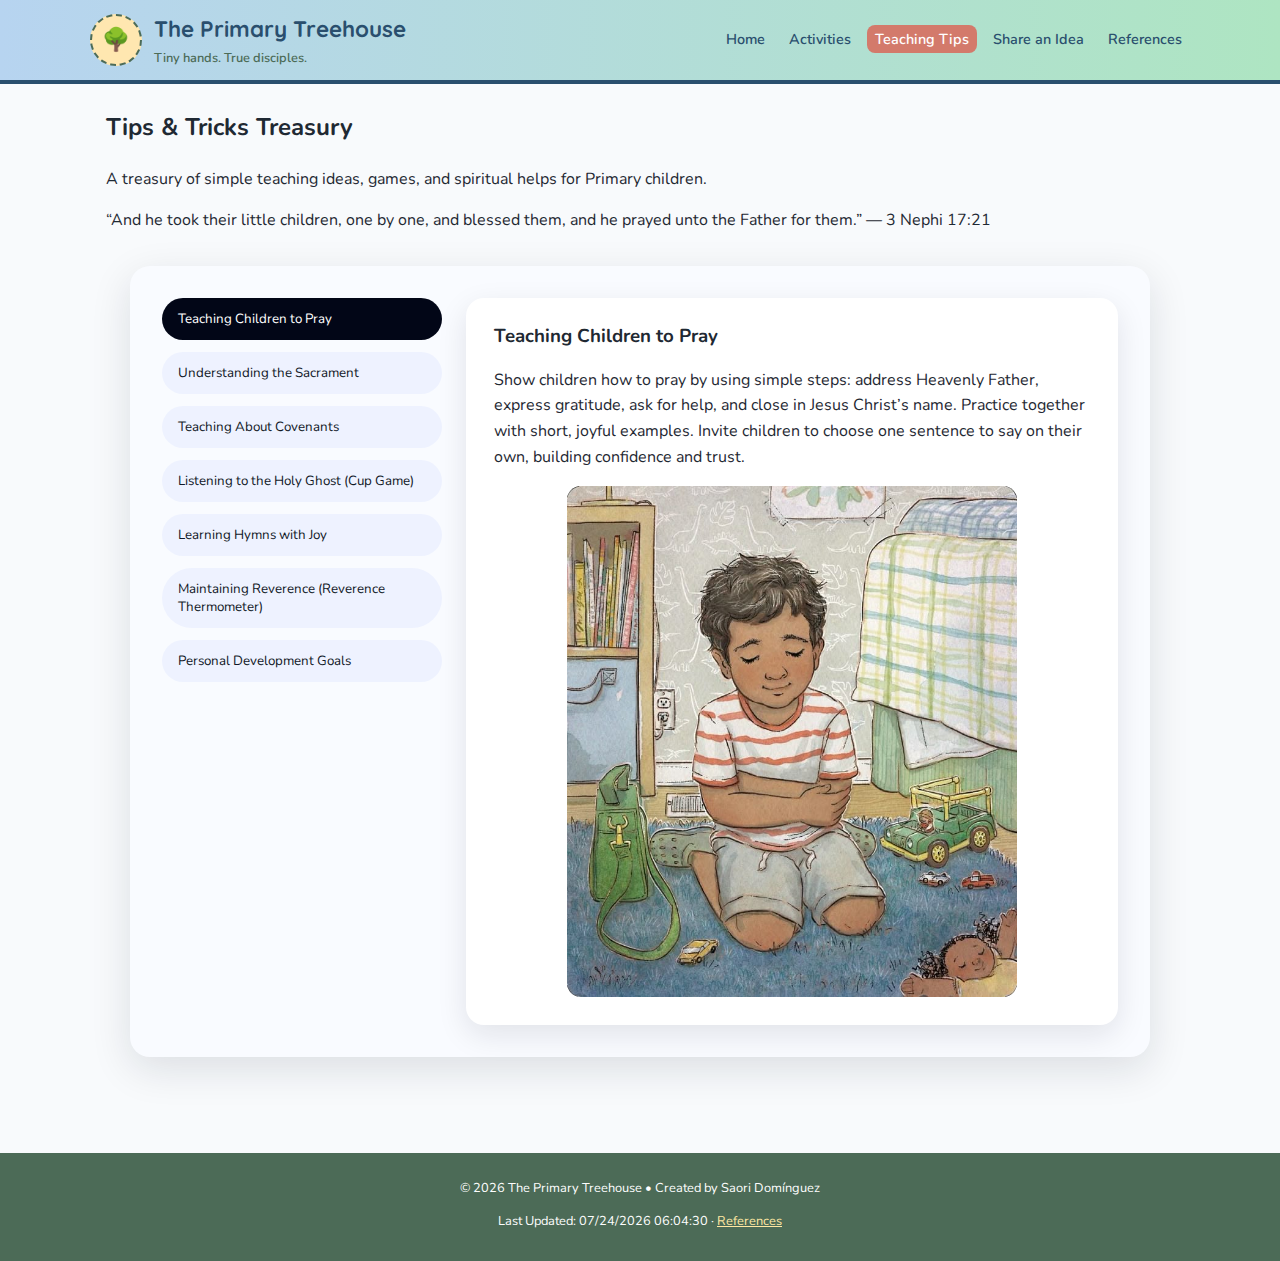
<file: Project/teaching-tips.html>
<!DOCTYPE html>
<html lang="en">
<head>
  <meta charset="UTF-8" />
  <meta name="viewport" content="width=device-width, initial-scale=1.0" />
  <title>Teaching Tips – The Primary Treehouse</title>

  <meta name="description" content="Simple teaching tips, games, and spiritual helps for Primary children." />
  <meta name="author" content="Saori Domínguez" />

  <!-- Google fonts como en las otras páginas -->
  <link rel="preconnect" href="https://fonts.googleapis.com" />
  <link rel="preconnect" href="https://fonts.gstatic.com" crossorigin />
  <link href="https://fonts.googleapis.com/css2?family=Nunito:wght@400;600&family=Quicksand:wght@600&display=swap" rel="stylesheet" />

  <!-- estilos generales y específicos -->
  <link rel="stylesheet" href="styles/main.css" />
  <link rel="stylesheet" href="styles/project.css" />
</head>

<body>
  <!-- Header igual que en index, solo cambiando el enlace activo -->
  <header class="site-header">
    <div class="header-inner">
      <div class="brand">
        <div class="logo-circle">🌳</div>
        <div class="brand-text">
          <h1>The Primary Treehouse</h1>
          <p class="tagline">Tiny hands. True disciples.</p>
        </div>
      </div>
      <nav>
        <button class="nav-toggle" aria-label="Open menu">☰</button>
        <ul class="nav-links">
          <li><a href="index.html">Home</a></li>
          <li><a href="activities.html">Activities</a></li>
          <li><a href="teaching-tips.html" class="active">Teaching Tips</a></li>
          <li><a href="index.html#share">Share an Idea</a></li>
          <li><a href="references.html">References</a></li>
        </ul>
      </nav>
    </div>
  </header>

  <main class="page-main">
    <section class="page-intro">
      <h2>Tips &amp; Tricks Treasury</h2>
      <p class="page-subtitle">
        A treasury of simple teaching ideas, games, and spiritual helps for Primary children.
      </p>
      <p class="page-scripture">
        “And he took their little children, one by one, and blessed them, and he prayed unto the Father for them.”
        <span class="scripture-ref">— 3 Nephi 17:21</span>
      </p>
    </section>

    <section class="tips-wrapper">
      <div class="tips-grid">
        <!-- Lista de capítulos -->
        <aside class="tips-list">
          <button class="tips-item active" data-tip="pray">
            Teaching Children to Pray
          </button>
          <button class="tips-item" data-tip="sacrament">
            Understanding the Sacrament
          </button>
          <button class="tips-item" data-tip="covenants">
            Teaching About Covenants
          </button>
          <button class="tips-item" data-tip="holyghost">
            Listening to the Holy Ghost (Cup Game)
          </button>
          <button class="tips-item" data-tip="hymns">
            Learning Hymns with Joy
          </button>
          <button class="tips-item" data-tip="reverence">
            Maintaining Reverence (Reverence Thermometer)
          </button>
          <button class="tips-item" data-tip="goals">
            Personal Development Goals
          </button>
        </aside>

        <!-- Panel de detalle con imagen -->
  <article class="tips-detail">
  <h3 id="tip-title">Teaching Children to Pray</h3>

  <!-- TEXTO PRIMERO -->
  <p id="tip-body">
    Show children how to pray by using simple steps: address Heavenly Father,
    express gratitude, ask for help, and close in Jesus Christ’s name.
    Practice together with short, joyful examples. Invite children to choose
    one sentence to say on their own, building confidence and trust.
  </p>

  <!-- IMAGEN DESPUÉS DEL TEXTO -->
  <figure class="tip-figure">
    <img
      id="tip-image"
      src="images/tip-prayer.jpg"
      alt="Parent and child kneeling in prayer"
      loading="lazy"
    />
  </figure>
</article>

        </article>
      </div>
    </section>
  </main>

  <!-- Footer igual que en las otras páginas -->
  <footer class="site-footer">
    <p>
      &copy; <span id="current-year"></span> The Primary Treehouse &bull;
      Created by Saori Domínguez
    </p>
    <p>Last Updated: <span id="last-modified"></span> · <a href="references.html">References</a></p>
  </footer>

  <!-- primero el JS general (nav, footer, etc.), luego el específico -->
  <script src="scripts/main.js" defer></script>
  <script src="scripts/project.js" defer></script>
</body>
</html>
</file>
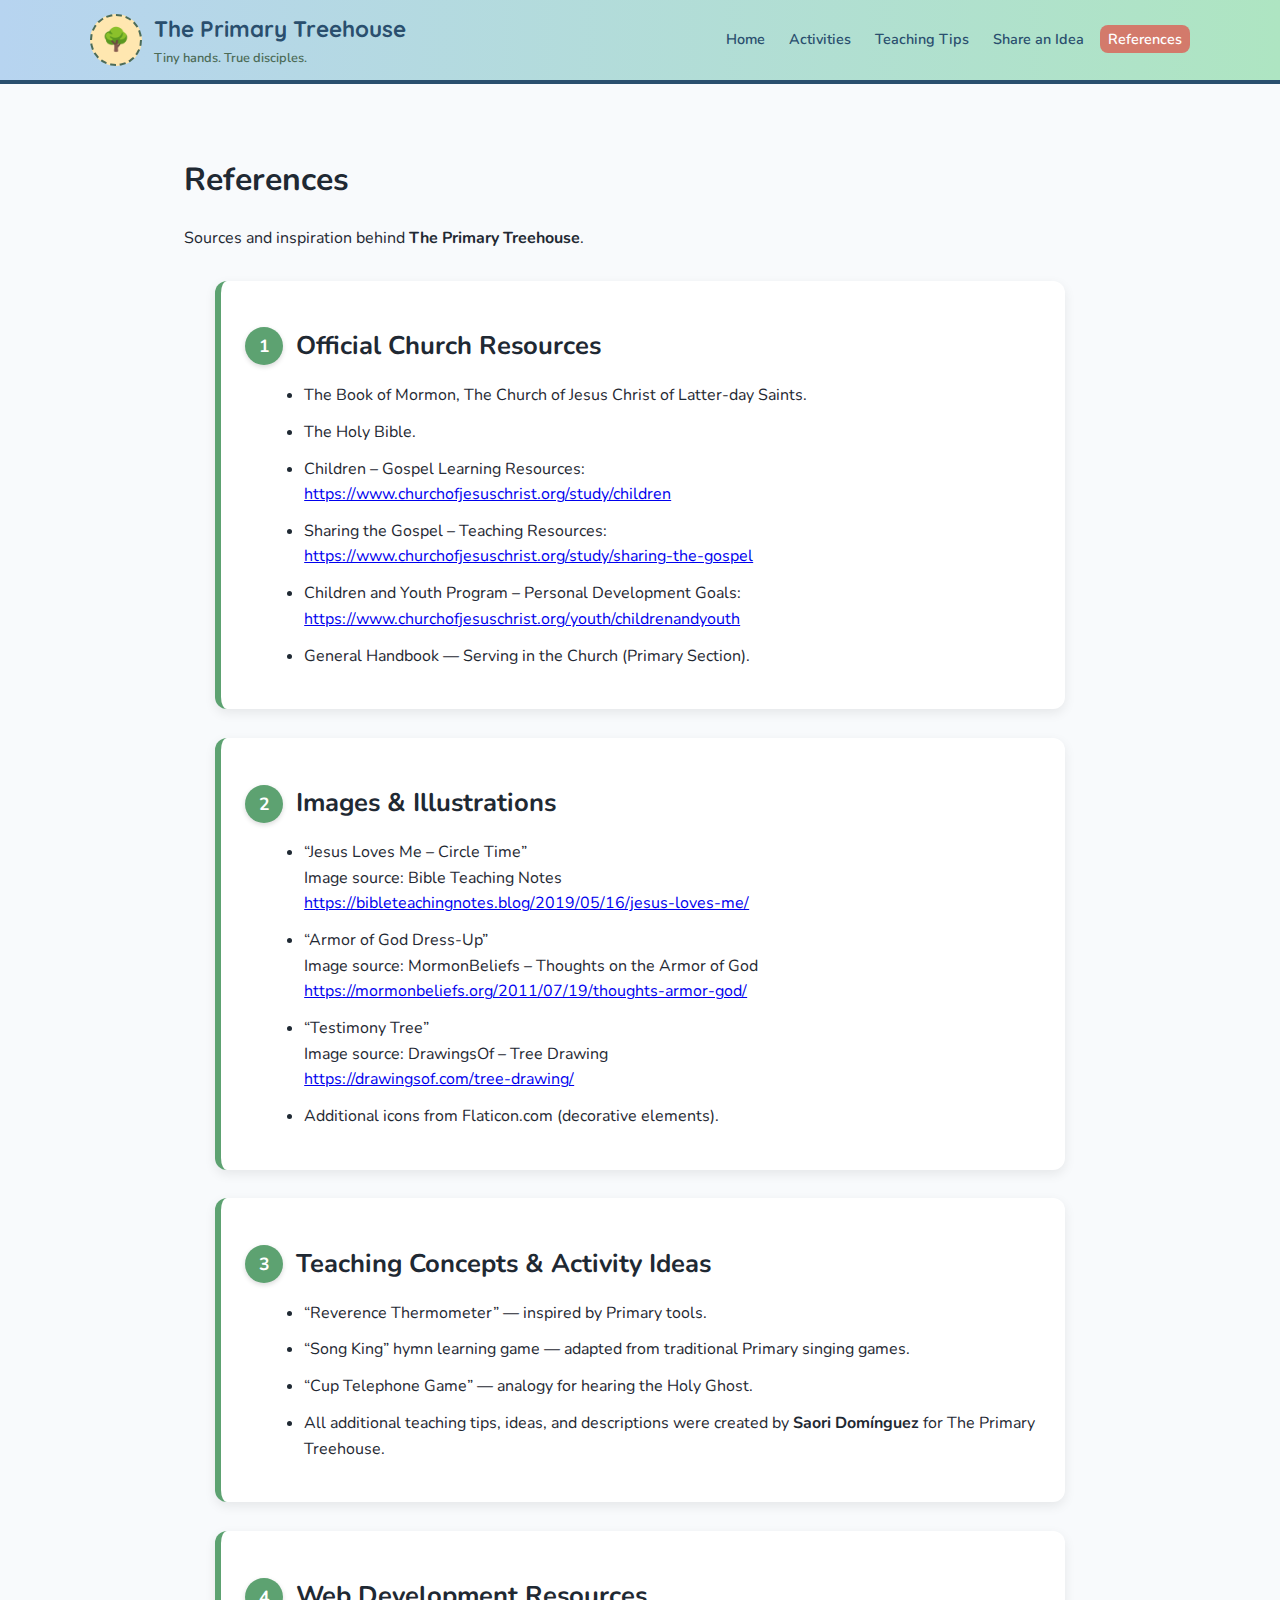
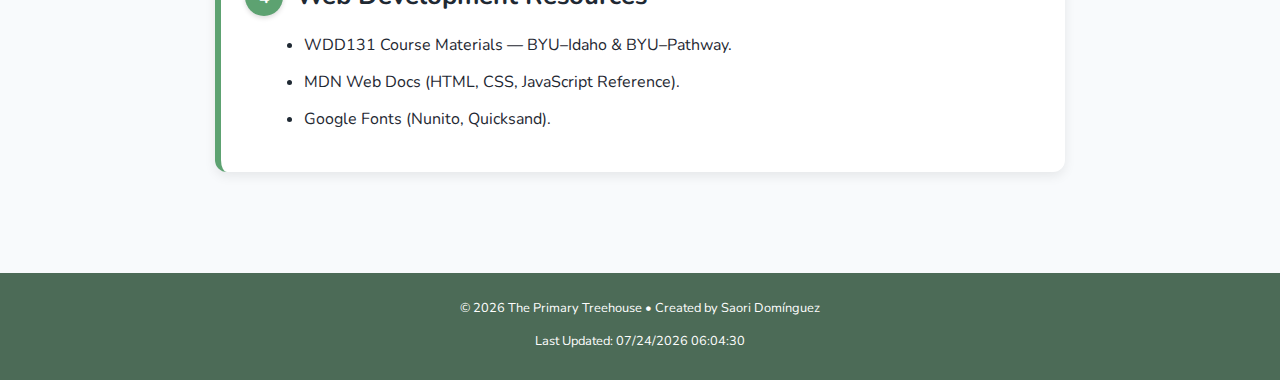
<file: Proyect/references.html>
<!DOCTYPE html>
<html lang="en">
<head>
  <meta charset="UTF-8" />
  <meta name="viewport" content="width=device-width, initial-scale=1.0" />
  <title>References • The Primary Treehouse</title>

  <!-- SAME CSS USED IN INDEX.HTML -->
  <link rel="stylesheet" href="styles/main.css">
  <link rel="stylesheet" href="styles/project.css">

  <!-- Google Fonts (if used in index.html) -->
  <link href="https://fonts.googleapis.com/css2?family=Nunito:wght@300;400;700&family=Quicksand:wght@400;600&display=swap" rel="stylesheet">
</head>

<body>

  <!-- 🌳 SAME HEADER AS INDEX.HTML -->
  <header class="site-header">
    <div class="header-inner">
      <div class="brand">
        <div class="logo-circle">🌳</div>
        <div class="brand-text">
          <h1>The Primary Treehouse</h1>
          <p class="tagline">Tiny hands. True disciples.</p>
        </div>
      </div>

      <nav>
        <button class="nav-toggle" aria-label="Open menu">☰</button>
        <ul class="nav-links">
          <li><a href="index.html">Home</a></li>
          <li><a href="activities.html">Activities</a></li>
          <li><a href="teaching-tips.html">Teaching Tips</a></li>
          <li><a href="#share">Share an Idea</a></li>
          <li><a href="references.html" class="active">References</a></li>
        </ul>
      </nav>
    </div>
  </header>

  <!-- 🌟 MAIN CONTENT -->
  <main class="page-main references-page">

    <h1 class="page-title">References</h1>
    <p class="page-subtitle">
      Sources and inspiration behind <strong>The Primary Treehouse</strong>.
    </p>

    <!-- SECTION 1 -->
    <section class="ref-card">
      <h2><span class="ref-number">1</span> Official Church Resources</h2>
      <ul>
        <li>The Book of Mormon, The Church of Jesus Christ of Latter-day Saints.</li>
        <li>The Holy Bible.</li>
        <li>
          Children – Gospel Learning Resources:<br>
          <a href="https://www.churchofjesuschrist.org/study/children">
            https://www.churchofjesuschrist.org/study/children
          </a>
        </li>
        <li>
          Sharing the Gospel – Teaching Resources:<br>
          <a href="https://www.churchofjesuschrist.org/study/sharing-the-gospel">
            https://www.churchofjesuschrist.org/study/sharing-the-gospel
          </a>
        </li>
        <li>
          Children and Youth Program – Personal Development Goals:<br>
          <a href="https://www.churchofjesuschrist.org/youth/childrenandyouth">
            https://www.churchofjesuschrist.org/youth/childrenandyouth
          </a>
        </li>
        <li>General Handbook — Serving in the Church (Primary Section).</li>
      </ul>
    </section>

    <!-- SECTION 2 -->
    <section class="ref-card">
      <h2><span class="ref-number">2</span> Images & Illustrations</h2>
      <ul>
        <li>
          “Jesus Loves Me – Circle Time”<br>
          Image source: Bible Teaching Notes<br>
          <a href="https://bibleteachingnotes.blog/2019/05/16/jesus-loves-me/">
            https://bibleteachingnotes.blog/2019/05/16/jesus-loves-me/
          </a>
        </li>

        <li>
          “Armor of God Dress-Up”<br>
          Image source: MormonBeliefs – Thoughts on the Armor of God<br>
          <a href="https://mormonbeliefs.org/2011/07/19/thoughts-armor-god/">
            https://mormonbeliefs.org/2011/07/19/thoughts-armor-god/
          </a>
        </li>

        <li>
          “Testimony Tree”<br>
          Image source: DrawingsOf – Tree Drawing<br>
          <a href="https://drawingsof.com/tree-drawing/">
            https://drawingsof.com/tree-drawing/
          </a>
        </li>

        <li>Additional icons from Flaticon.com (decorative elements).</li>
      </ul>
    </section>

    <!-- SECTION 3 -->
    <section class="ref-card">
      <h2><span class="ref-number">3</span> Teaching Concepts & Activity Ideas</h2>
      <ul>
        <li>“Reverence Thermometer” — inspired by Primary tools.</li>
        <li>“Song King” hymn learning game — adapted from traditional Primary singing games.</li>
        <li>“Cup Telephone Game” — analogy for hearing the Holy Ghost.</li>
        <li>
          All additional teaching tips, ideas, and descriptions were created by 
          <strong>Saori Domínguez</strong> for The Primary Treehouse.
        </li>
      </ul>
    </section>

    <!-- SECTION 4 -->
    <section class="ref-card">
      <h2><span class="ref-number">4</span> Web Development Resources</h2>
      <ul>
        <li>WDD131 Course Materials — BYU–Idaho & BYU–Pathway.</li>
        <li>MDN Web Docs (HTML, CSS, JavaScript Reference).</li>
        <li>Google Fonts (Nunito, Quicksand).</li>
      </ul>
    </section>

  </main>

  <!-- 🌳 FOOTER (SAME AS INDEX) -->
  <footer class="site-footer">
    <p>© <span id="year"></span> The Primary Treehouse • Created by Saori Domínguez</p>
    <p>Last Updated: <span id="lastModified"></span></p>
  </footer>

  <!-- JS for menu + footer auto-update -->
  <script src="scripts/main.js" defer></script>

  <script>
    document.getElementById("year").textContent = new Date().getFullYear();
    document.getElementById("lastModified").textContent = document.lastModified;
  </script>

</body>
</html>
</file>
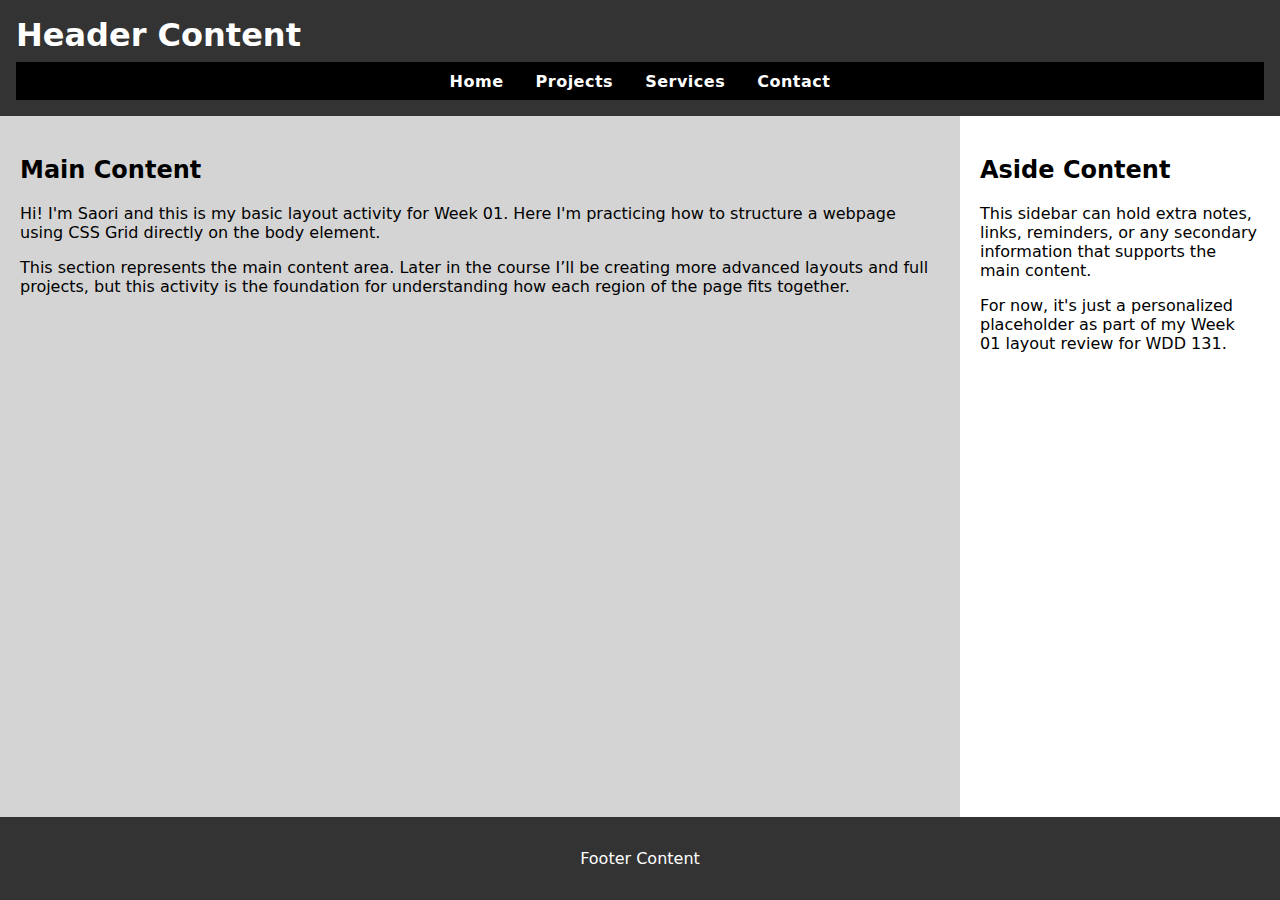
<file: week 1/basic-layout.html>
<!doctype html>
<html lang="en">
  <head>
    <meta charset="utf-8" />
    <meta name="viewport" content="width=device-width, initial-scale=1" />
    <title>WDD 131 – Week 01 Layout – Saori Dominguez</title>
    <meta
      name="description"
      content="WDD 131 Week 01 layout review using CSS Grid on the body and Flexbox navigation. By Saori Dominguez."
    />
    <link rel="stylesheet" href="styles/layout.css" />
  </head>
  <body>
    <header class="site-header">
      <h1>Header Content</h1>
      <nav class="site-nav" aria-label="Primary navigation">
        <a href="#">Home</a>
        <a href="#">Projects</a>
        <a href="#">Services</a>
        <a href="#">Contact</a>
      </nav>
    </header>

    <main class="content">
      <h2>Main Content</h2>
      <p>
        Hi! I'm Saori and this is my basic layout activity for Week 01. Here I'm
        practicing how to structure a webpage using CSS Grid directly on the body
        element.
      </p>
      <p>
        This section represents the main content area. Later in the course I’ll be
        creating more advanced layouts and full projects, but this activity is the
        foundation for understanding how each region of the page fits together.
      </p>
    </main>

    <aside class="sidebar">
      <h2>Aside Content</h2>
      <p>
        This sidebar can hold extra notes, links, reminders, or any secondary
        information that supports the main content.
      </p>
      <p>
        For now, it's just a personalized placeholder as part of my Week 01 layout
        review for WDD 131.
      </p>
    </aside>

    <footer class="site-footer">
      <p>Footer Content</p>
    </footer>
  </body>
</html>
</file>
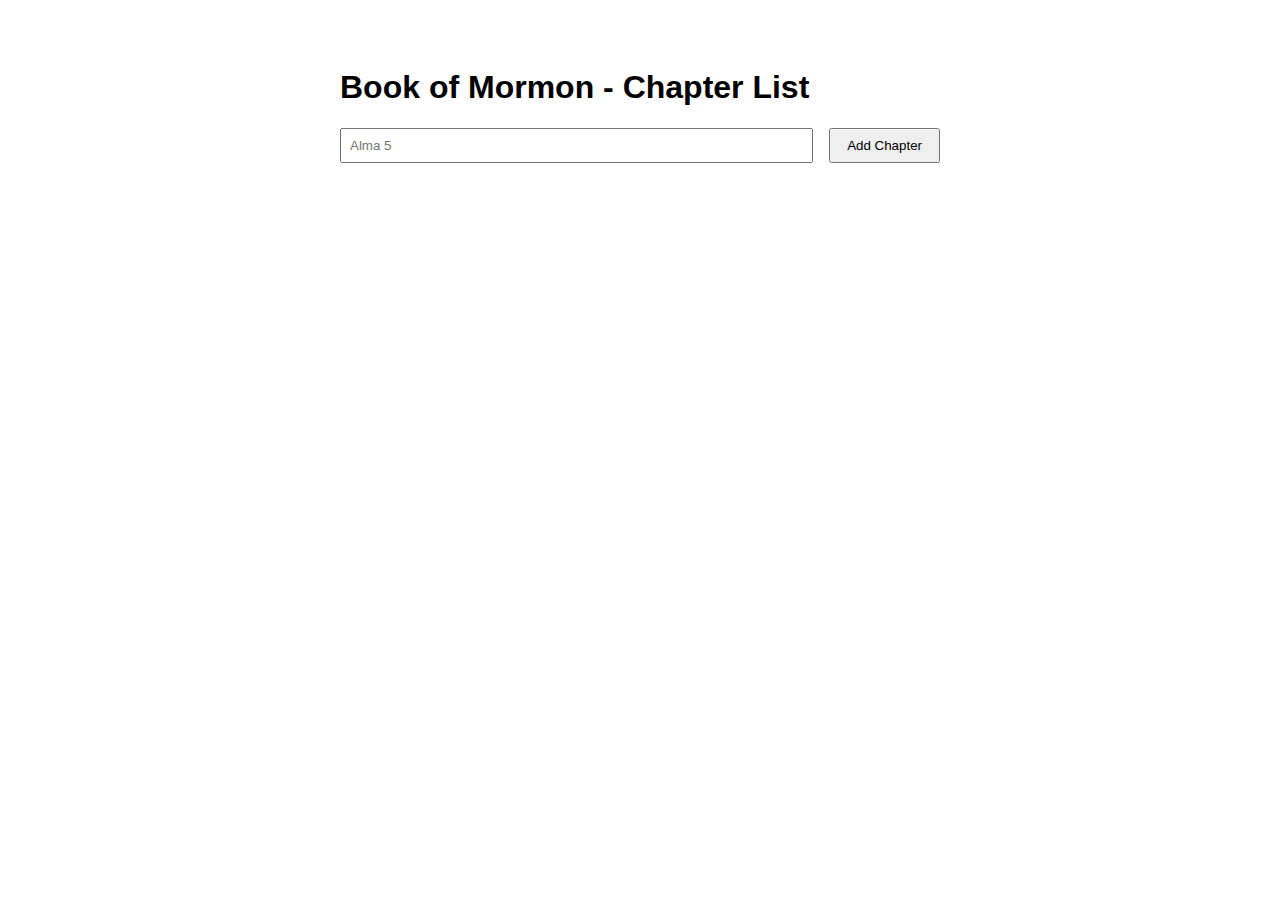
<file: week02/bom.html>
<!DOCTYPE html>
<html lang="en">
<head>
  <meta charset="UTF-8">
  <meta name="viewport" content="width=device-width, initial-scale=1.0">
  <title>BOM Top 10 – W02</title>
  <link rel="stylesheet" href="styles/bom.css">
  <script src="scripts/bom.js" defer></script>
</head>

<body>
  <h1>Book of Mormon - Chapter List</h1>

  <div class="input-area">
    <input type="text" id="favchap" placeholder="Alma 5">
    <button>Add Chapter</button>
  </div>

  <ul id="list"></ul>
</body>
</html>
</file>
<file: styles/base.css>
:root {
  --bg: #0f172a; /* slate-900 */
  --bg-2: #111827; /* gray-900 */
  --card: #1f2937; /* gray-800 */
  --text: #e5e7eb; /* gray-200 */
  --muted: #cbd5e1; /* slate-300 */
  --brand: #60a5fa; /* blue-400 */
  --brand-2: #93c5fd; /* blue-300 */
  --maxw: 1100px;
}

/* Base */
* {
  box-sizing: border-box;
}

html {
  scroll-behavior: smooth;
}

body {
  margin: 0;
  font-family: Inter, system-ui, -apple-system, Segoe UI, Roboto, "Helvetica Neue", Arial,
    "Noto Sans", "Apple Color Emoji", "Segoe UI Emoji";
  color: var(--text);
  background: linear-gradient(180deg, var(--bg) 0%, var(--bg-2) 100%);
  line-height: 1.6;
}

h1,
h2,
h3 {
  font-family: Merriweather, Georgia, "Times New Roman", serif;
  margin-top: 0;
}

/* Header */
.site-header {
  background: #0b1222;
  border-bottom: 1px solid #1f2a44;
}

#course-title {
  /* requerido por la tarea */
  display: block;
  text-align: center;
  font-weight: 800;
  letter-spacing: 0.02em;
  padding: 1rem 0.75rem;
  font-size: clamp(1.2rem, 2vw + 0.6rem, 1.6rem);
}

.site-nav {
  display: flex; /* requerido: Flex en nav */
  gap: 0.5rem;
  justify-content: center;
  flex-wrap: wrap;
  padding: 0.4rem 0.75rem 1rem;
}

.site-nav a {
  text-decoration: none;
  color: var(--text);
  padding: 0.55rem 0.9rem;
  border-radius: 0.75rem;
  border: 1px solid transparent;
  transition:
    transform 0.15s ease,
    background-color 0.2s ease,
    border-color 0.2s ease,
    box-shadow 0.2s ease;
}

.site-nav a:hover,
.site-nav a:focus-visible {
  background: color-mix(in oklab, var(--brand) 28%, transparent);
  border-color: var(--brand-2);
  box-shadow: 0 6px 18px rgba(96, 165, 250, 0.28);
  transform: translateY(-1px);
}

/* Main layout */
#main {
  max-width: var(--maxw);
  margin: 0 auto;
  padding: 1rem;
  display: grid; /* requerido: Grid en main para las cards */
  grid-template-columns: 2fr 1.4fr;
  gap: 1rem;
  align-items: flex-start;
}

#main > h1 {
  grid-column: 1 / -1;
  text-align: center;
  font-size: clamp(1.6rem, 2.5vw + 0.9rem, 2.2rem);
  margin-bottom: 0.5rem;
}

/* Cards */
.card {
  background: var(--card);
  border: 1px solid #263247;
  border-radius: 1rem;
  padding: 1rem 1.2rem;
  box-shadow: 0 8px 30px rgba(0, 0, 0, 0.25);
}

.card h2 {
  margin-bottom: 0.4rem;
  font-size: 1.25rem;
}

/* About section layout */
.about-grid {
  display: grid;
  grid-template-columns: minmax(0, 2fr) minmax(0, 1.3fr);
  gap: 1rem;
  align-items: start;
}

.about-grid img {
  width: 100%;
  height: auto;
  border-radius: 0.6rem;
  display: block;
}

.section-rule {
  border: 0;
  border-top: 1px solid #2b3b57;
  margin: 1rem 0;
}

.locale {
  display: grid;
  grid-template-columns: 180px minmax(0, 1fr);
  gap: 1rem;
  align-items: start;
}

figure {
  margin: 0;
}

figcaption {
  font-size: 0.85rem;
  color: var(--muted);
  text-align: center;
  margin-top: 0.35rem;
}

/* Resources card */
.resources-grid {
  display: grid;
  grid-template-columns: minmax(0, 1.2fr) minmax(0, 1.8fr);
  gap: 1rem;
  align-items: start;
}

.resources-grid img {
  width: 100%;
  height: auto;
  display: block;
  border-radius: 0.6rem;
}

.link-list {
  margin: 0;
  padding-left: 1.1rem;
}

.link-list li {
  margin-bottom: 0.25rem;
}

.link-list a {
  color: var(--brand-2);
}

.link-list a:hover,
.link-list a:focus-visible {
  color: white;
  text-decoration: underline;
}

/* Footer */
.site-footer {
  text-align: center;
  padding: 1.25rem 0.75rem;
  border-top: 1px solid #1f2a44;
  color: var(--muted);
}

#lastModified {
  color: var(--brand-2);
  font-size: 0.95rem;
}

/* Responsive */
@media (max-width: 820px) {
  #main {
    grid-template-columns: 1fr;
  }

  .about-grid,
  .locale,
  .resources-grid {
    grid-template-columns: 1fr;
  }
}

@media (prefers-color-scheme: light) {
  :root {
    --bg: #f6f7fb;
    --bg-2: #ffffff;
    --card: #ffffff;
    --text: #0f172a;
    --muted: #4b5563;
    --brand: #2563eb;
    --brand-2: #3b82f6;
  }

  .site-header {
    background: #ffffff;
    border-bottom-color: #e5e7eb;
  }

  .site-footer {
    border-top-color: #e5e7eb;
  }
}
</file>
<file: Project/styles/main.css>
/* ============ Variables ============ */
:root {
  --warm-blue: #b7d4f0;
  --leaf-green: #aee5c2;
  --soft-gold: #ffe7b0;
  --deep-coral: #d37a6b;
  --sunshine-yellow: #ffe8a3;
  --midnight-blue: #2a4f6e;
  --olive-green: #4c6b57;
  --page-bg: #f8fafc;
  --card-radius: 18px;
  --shadow-soft: 0 14px 35px rgba(31, 41, 55, 0.08);
}

/* ============ Reset suave ============ */
*,
*::before,
*::after {
  box-sizing: border-box;
}

body {
  margin: 0;
  font-family: "Nunito", system-ui, -apple-system, BlinkMacSystemFont, "Segoe UI",
    sans-serif;
  background-color: var(--page-bg);
  color: #1f2933;
  line-height: 1.6;
}

/* ============ Layout general ============ */

.site-wrapper {
  min-height: 100vh;
  display: flex;
  flex-direction: column;
}

main {
  max-width: 1100px;
  width: 100%;
  margin: 1.5rem auto 3rem;
  padding: 0 1rem;
  flex: 1;
}

/* ============ Header & nav ============ */

.site-header {
  background: linear-gradient(90deg, var(--warm-blue), var(--leaf-green));
  border-bottom: 4px solid var(--midnight-blue);
}

.header-inner {
  max-width: 1100px;
  margin: 0 auto;
  padding: 0.75rem 1rem;
  display: flex;
  align-items: center;
  justify-content: space-between;
  gap: 1rem;
}

.brand {
  display: flex;
  align-items: center;
  gap: 0.75rem;
}

.logo-circle {
  width: 52px;
  height: 52px;
  border-radius: 999px;
  background-color: var(--soft-gold);
  border: 2px dashed var(--olive-green);
  display: flex;
  align-items: center;
  justify-content: center;
  font-size: 1.4rem;
}

.brand-text h1 {
  margin: 0;
  font-family: "Quicksand", system-ui, sans-serif;
  font-size: 1.4rem;
  color: var(--midnight-blue);
}

.brand-text .tagline {
  margin: 0;
  font-size: 0.8rem;
  font-weight: 600;
  color: var(--olive-green);
}

/* nav */

.nav-toggle {
  border: none;
  background: transparent;
  font-size: 1.6rem;
  cursor: pointer;
  display: inline-flex;
  align-items: center;
  justify-content: center;
}

nav {
  position: relative;
}

.nav-links {
  list-style: none;
  padding: 0;
  margin: 0.4rem 0 0;
  display: none;
  flex-direction: column;
  gap: 0.25rem;
  background-color: rgba(255, 255, 255, 0.9);
  border-radius: 12px;
  padding: 0.5rem 0.75rem;
}

.nav-links a {
  text-decoration: none;
  color: var(--midnight-blue);
  font-weight: 600;
  font-size: 0.9rem;
  padding: 0.25rem 0.5rem;
  border-radius: 8px;
}

.nav-links a:hover,
.nav-links a:focus {
  background-color: var(--warm-blue);
}

.nav-links .active {
  background-color: var(--deep-coral);
  color: #fff;
}

/* nav abierto */
.nav-open .nav-links {
  display: flex;
}

/* desktop nav */
@media (min-width: 768px) {
  .header-inner {
    padding: 0.75rem 0;
  }

  .nav-links {
    position: static;
    background: transparent;
    display: flex !important;
    flex-direction: row;
    align-items: center;
    margin: 0;
    padding: 0;
    gap: 0.5rem;
  }

  .nav-toggle {
    display: none;
  }
}

/* ============ Cards y secciones ============ */

.section {
  margin-bottom: 2rem;
}

.section h2 {
  font-family: "Quicksand", system-ui, sans-serif;
  color: var(--midnight-blue);
  margin-bottom: 0.5rem;
}

.card {
  background-color: #ffffff;
  border-radius: var(--card-radius);
  padding: 1.25rem 1.5rem;
  box-shadow: var(--shadow-soft);
  border: 1px solid rgba(42, 79, 110, 0.08);
}

/* ============ Hero home ============ */

.hero {
  display: grid;
  gap: 1.2rem;
  align-items: center;
}

.hero-text h2 {
  margin: 0 0 0.25rem;
}

.hero-text p {
  margin: 0.25rem 0 0.75rem;
}

.hero-badges {
  display: flex;
  flex-wrap: wrap;
  gap: 0.35rem;
  font-size: 0.75rem;
}

.badge {
  padding: 0.2rem 0.6rem;
  border-radius: 999px;
  background-color: var(--leaf-green);
  color: #1f2933;
  font-weight: 600;
}

.hero-cta {
  display: flex;
  flex-wrap: wrap;
  gap: 0.5rem;
  margin-top: 0.5rem;
}

.btn {
  border-radius: 999px;
  border: none;
  padding: 0.45rem 0.9rem;
  font-size: 0.9rem;
  font-weight: 600;
  cursor: pointer;
  display: inline-flex;
  align-items: center;
  gap: 0.3rem;
}

.btn-primary {
  background-color: var(--deep-coral);
  color: #ffffff;
}

.btn-outline {
  background-color: transparent;
  border: 2px solid var(--midnight-blue);
  color: var(--midnight-blue);
}

/* hero img */

.hero-image {
  border-radius: var(--card-radius);
  overflow: hidden;
  max-width: 320px;   /* puedes cambiar a 300, 280, etc. */
  margin-left: auto;
}

.hero-image img {
  width: 100%;
  height: auto;       /* para que no se deforme */
  object-fit: contain;/* para que no corte la imagen */
  display: block;
}

/* desktop hero */
@media (min-width: 768px) {
  .hero {
    grid-template-columns: minmax(0, 1.1fr) minmax(0, 1fr);
  }
}

/* ============ Age tiles ============ */

.age-grid {
  display: grid;
  grid-template-columns: minmax(0, 1fr);
  gap: 1rem;
}

.age-card {
  border-radius: var(--card-radius);
  padding: 1rem 1.1rem;
  background: linear-gradient(135deg, var(--warm-blue), #fff);
  border: 1px solid rgba(42, 79, 110, 0.1);
}

.age-card:nth-child(2) {
  background: linear-gradient(135deg, var(--leaf-green), #fff);
}
.age-card:nth-child(3) {
  background: linear-gradient(135deg, var(--soft-gold), #fff);
}

.age-card h3 {
  margin: 0;
  font-family: "Quicksand", system-ui, sans-serif;
}

.age-card p {
  margin: 0.25rem 0 0.75rem;
}

.age-card a {
  font-size: 0.85rem;
  font-weight: 600;
  color: var(--midnight-blue);
}

@media (min-width: 768px) {
  .age-grid {
    grid-template-columns: repeat(3, minmax(0, 1fr));
  }
}

/* ============ Activity grid ============ */

.filters {
  display: flex;
  flex-wrap: wrap;
  gap: 0.5rem;
  margin-bottom: 0.75rem;
}

.filters select,
.filters input {
  padding: 0.35rem 0.6rem;
  border-radius: 999px;
  border: 1px solid rgba(148, 163, 184, 0.9);
  font-size: 0.85rem;
}

.activity-grid {
  display: grid;
  grid-template-columns: minmax(0, 1fr);
  gap: 1rem;
}

.activity-card {
  border-radius: var(--card-radius);
  padding: 0.9rem 1rem 1rem;
  background-color: #ffffff;
  box-shadow: var(--shadow-soft);
  display: grid;
  grid-template-columns: 110px minmax(0, 1fr);
  gap: 0.75rem;
  border: 1px solid rgba(148, 163, 184, 0.35);
}

.activity-media {
  border-radius: 14px;
  overflow: hidden;
  background-color: #e5edf8;
}

.activity-media img {
  width: 100%;
  height: 100%;
  object-fit: cover;
  display: block;
}

.activity-body h3 {
  margin: 0 0 0.25rem;
  font-size: 1rem;
}

.chip-row {
  display: flex;
  flex-wrap: wrap;
  gap: 0.35rem;
  margin-bottom: 0.35rem;
}

.chip {
  font-size: 0.7rem;
  padding: 0.2rem 0.6rem;
  border-radius: 999px;
  background-color: var(--sunshine-yellow);
}

.chip.age {
  background-color: var(--leaf-green);
}
.chip.type {
  background-color: var(--warm-blue);
}

.activity-meta {
  font-size: 0.75rem;
  color: #4b5563;
  margin-bottom: 0.35rem;
}

.activity-actions {
  display: flex;
  flex-wrap: wrap;
  gap: 0.4rem;
  margin-top: 0.3rem;
}

.btn-fav {
  background-color: transparent;
  border: 1px solid rgba(148, 163, 184, 0.9);
  border-radius: 999px;
  font-size: 0.8rem;
  padding: 0.25rem 0.6rem;
  cursor: pointer;
}

.btn-fav.faved {
  background-color: var(--deep-coral);
  border-color: var(--deep-coral);
  color: #fff;
}

/* 2 columnas en desktop */
@media (min-width: 768px) {
  .activity-grid {
    grid-template-columns: repeat(2, minmax(0, 1fr));
  }
}

/* ============ Share form ============ */

.form-card {
  display: grid;
  gap: 0.75rem;
}

.form-row {
  display: grid;
  gap: 0.35rem;
}

.form-row label {
  font-weight: 600;
  font-size: 0.9rem;
}

.form-row input,
.form-row select,
.form-row textarea {
  border-radius: 12px;
  border: 1px solid rgba(148, 163, 184, 0.9);
  padding: 0.45rem 0.6rem;
  font-size: 0.9rem;
  font-family: inherit;
}

.form-row textarea {
  min-height: 120px;
}

.form-help {
  font-size: 0.75rem;
  color: #6b7280;
}

.form-message {
  margin-top: 0.5rem;
  font-size: 0.85rem;
}

/* teaching tips list */

.tip-list {
  display: grid;
  gap: 0.75rem;
}

.tip-item {
  padding: 0.75rem 0.9rem;
  border-radius: 14px;
  background-color: #ffffff;
  border-left: 4px solid var(--leaf-green);
  box-shadow: 0 6px 20px rgba(15, 23, 42, 0.05);
}

.tip-item header {
  display: flex;
  justify-content: space-between;
  gap: 0.5rem;
  align-items: center;
}

.tip-item h3 {
  margin: 0;
  font-size: 1rem;
}

.tip-toggle {
  border-radius: 999px;
  border: 1px solid rgba(148, 163, 184, 0.9);
  padding: 0.15rem 0.6rem;
  font-size: 0.8rem;
  cursor: pointer;
  background-color: #f9fafb;
}

.tip-body {
  margin-top: 0.35rem;
  font-size: 0.88rem;
}

.tip-body.collapsed {
  display: none;
}

/* footer */

.site-footer {
  background-color: var(--olive-green);
  color: #fefefe;
  text-align: center;
  padding: 0.75rem 0.5rem 1rem;
  font-size: 0.8rem;
}

.site-footer a {
  color: #ffe8a3;
}

/* pequeñas utilidades */

.text-center {
  text-align: center;
}

.muted {
  color: #6b7280;
  font-size: 0.8rem;
}
/* =============== ACTIVITIES IDEAS WHEEL PAGE =============== */

.activities-ideas h2 {
  text-align: center;
  margin-bottom: 0.5rem;
}

.activities-ideas .scripture-line {
  text-align: center;
  font-size: 0.95rem;
  color: #4b5563;
  max-width: 40rem;
  margin: 0 auto 1.5rem;
}

.activities-ideas .scripture-ref {
  display: block;
  margin-top: 0.25rem;
  font-style: italic;
}

/* 2x2 quadrants with a circle in the middle */

.activities-grid {
  position: relative;
  margin: 0 auto 2rem;
  max-width: 700px;
  display: grid;
  grid-template-columns: repeat(2, minmax(0, 1fr));
  grid-auto-rows: minmax(170px, auto);
  gap: 0;
  border-radius: 1.25rem;
  overflow: hidden;
  box-shadow: 0 18px 45px rgba(15, 23, 42, 0.12);
  background: #ffffff;
}

/* center wheel image */
.activities-wheel {
  position: absolute;
  inset: 50% auto auto 50%;
  transform: translate(-50%, -50%);
  width: 180px;
  height: 180px;
  border-radius: 999px;
  overflow: hidden;
  box-shadow: 0 10px 25px rgba(15, 23, 42, 0.15);
  pointer-events: none;
}

.activities-wheel img {
  width: 100%;
  height: 100%;
  object-fit: cover;
}

/* quadrants */

.quad {
  padding: 1.1rem 1.2rem 1.3rem;
  font-size: 0.95rem;
}

.quad h3 {
  font-family: "Quicksand", system-ui, sans-serif;
  font-size: 1.05rem;
  margin-bottom: 0.65rem;
  text-transform: lowercase;
}

/* Colours similar to your picture */
.quad-spiritual {
  background: #d8f0ff;
}

.quad-social {
  background: #dff3d0;
}

.quad-physical {
  background: #ffd7df;
}

.quad-intellectual {
  background: #f8f1c9;
}

.activity-list {
  list-style: none;
  margin: 0;
  padding: 0;
}

.activity-list li + li {
  margin-top: 0.35rem;
}

.activity-list button {
  width: 100%;
  text-align: left;
  border: none;
  background: rgba(255, 255, 255, 0.65);
  padding: 0.4rem 0.55rem;
  border-radius: 999px;
  font: inherit;
  cursor: pointer;
  transition: background 0.15s ease, transform 0.12s ease, box-shadow 0.15s ease;
}

.activity-list button:hover {
  background: #ffffff;
  transform: translateY(-1px);
  box-shadow: 0 4px 10px rgba(15, 23, 42, 0.12);
}

.activity-list button.active {
  background: #111827;
  color: #f9fafb;
}

/* Detail panel under the wheel */

.activity-detail {
  max-width: 700px;
  margin: 0.5rem auto 0;
  padding: 1.5rem 1.5rem 1.75rem;
  border-radius: 1.25rem;
  background: #ffffff;
  box-shadow: 0 14px 35px rgba(15, 23, 42, 0.09);
}

.activity-detail h3 {
  margin-top: 0;
}

.detail-meta {
  font-size: 0.9rem;
  color: #6b7280;
  margin-bottom: 0.75rem;
}

.detail-body {
  margin-bottom: 0.5rem;
}

.detail-steps {
  margin: 0.35rem 0 0;
  padding-left: 1.15rem;
  font-size: 0.93rem;
}

.detail-steps li + li {
  margin-top: 0.25rem;
}

/* Mobile: stack blocks, hide center circle */
@media (max-width: 640px) {
  .activities-grid {
    grid-template-columns: 1fr;
    border-radius: 1rem;
  }

  .activities-wheel {
    display: none;
  }

  .quad {
    padding: 0.9rem 1rem 1.1rem;
  }
}
</file>
<file: styles/place.css>
:root {
  --primary: #b91c1c; /* rojo bandera mx */
  --secondary: #166534; /* verde bandera mx */
  --bg: #f9fafb;
  --text-main: #111827;
  --text-muted: #4b5563;
  --panel-bg: rgba(255, 255, 255, 0.97);
  --panel-shadow: 0 8px 24px rgba(0, 0, 0, 0.18);
  --radius-lg: 0.75rem;
}

/* ---------- RESET ---------- */

*,
*::before,
*::after {
  box-sizing: border-box;
}

body {
  margin: 0;
  min-height: 100vh;
  font-family: "Lato", system-ui, -apple-system, BlinkMacSystemFont, "Segoe UI",
    sans-serif;
  color: var(--text-main);
  background-color: var(--bg);
  display: flex;
  flex-direction: column;
}

/* ---------- HEADER ---------- */

.site-header {
  background-color: var(--primary);
  color: #ffffff;
  text-align: center;
  padding: 1.25rem 1rem;
  border-bottom: 0.5rem solid var(--secondary);
}

.site-header h1 {
  margin: 0;
  font-family: "Merriweather", Georgia, "Times New Roman", serif;
  font-size: 2rem;
}

/* ---------- MAIN ---------- */

main {
  max-width: 1100px;
  margin: 0 auto 2.5rem;
  width: 100%;
}

/* HERO */

.hero picture,
.hero img {
  display: block;
  width: 100%;
}

.hero img {
  height: 260px;
  object-fit: cover;
}

/* PANELS */

.panel {
  max-width: 700px;
  margin: 1.5rem auto;
  background-color: var(--panel-bg);
  border-radius: var(--radius-lg);
  box-shadow: var(--panel-shadow);
  padding: 1.5rem 1.75rem;
}

.panel h2 {
  font-family: "Merriweather", Georgia, "Times New Roman", serif;
  font-size: 1.6rem;
  margin: 0 0 1rem;
  text-align: center;
}

/* DATA LIST */

dl {
  margin: 0;
}

.row {
  display: flex;
  justify-content: space-between;
  gap: 1rem;
  padding-block: 0.3rem;
  border-bottom: 1px solid #e5e7eb;
}

.row:last-child {
  border-bottom: none;
}

dt {
  font-weight: 700;
}

dd {
  margin: 0;
  text-align: right;
  color: var(--text-muted);
}

/* WEATHER */

.weather {
  text-align: left;
}

.weather-icon {
  display: block;
  margin: 0 auto 0.75rem;
  width: 72px;
  height: auto;
}

/* ---------- FOOTER ---------- */

.site-footer {
  margin-top: auto;
  background-color: var(--primary);
  color: #ffffff;
  text-align: center;
  padding: 0.9rem 0.5rem 1.1rem;
  font-size: 0.9rem;
}

#lastModified {
  font-size: 0.85rem;
}

/* ---------- WIDE VIEW ---------- */

@media (min-width: 900px) {
  main {
    position: relative;
    margin-bottom: 3.5rem;
  }

  .hero img {
    height: 520px;
  }

  .panel {
    position: absolute;
    top: 5rem;
    width: 320px;
  }

  .data {
    left: 2.5rem;
  }

  .weather {
    right: 2.5rem;
  }

  /*  ⛅ */
  .weather-icon {
    display: none;
  }

  .weather h2::after {
    content: " ⛅";
    font-size: 1.3rem;
  }
}
</file>
<file: styles/temples-large.css>
/* Se aplica solo en pantallas >= 800px porque así se enlaza en el HTML */

/* Ocultamos el botón hamburguesa en escritorio */
#menu {
  display: none;
}

/* Nav horizontal siempre visible */
.nav-links {
  position: static;
  display: flex !important;
  flex-direction: row;
  align-items: center;
  gap: 1.5rem;
  background-color: transparent;
  padding: 0;
}

.nav-links a {
  padding: 0.25rem 0;
}

/* Main con más respiro arriba */
main {
  padding-top: 2rem;
}

/* Grid de 3 columnas */
.temple-grid {
  grid-template-columns: repeat(3, minmax(0, 1fr));
  gap: 2rem 1.5rem;
}
</file>
<file: Project/styles/project.css>
/* -------- Teaching Tips layout -------- */

.tips-wrapper {
  max-width: 1100px;
  margin: 0 auto 3rem;
  padding: 1rem 1.5rem 3rem;
}

.tips-grid {
  display: grid;
  grid-template-columns: minmax(220px, 280px) 1fr;
  gap: 1.5rem;
  background: #f9fbff;
  border-radius: 20px;
  padding: 2rem;
  box-shadow: 0 12px 40px rgba(15, 23, 42, 0.12);
}

.tips-list {
  display: flex;
  flex-direction: column;
  gap: 0.75rem;
}

.tips-item {
  border: none;
  text-align: left;
  padding: 0.75rem 1rem;
  border-radius: 999px;
  font-family: inherit;
  cursor: pointer;
  background: #eef2ff;
  color: #111827;
  transition: background 0.2s ease, color 0.2s ease, transform 0.1s ease;
}

.tips-item:hover {
  transform: translateY(-1px);
}

.tips-item.active {
  background: #020617;
  color: #ffffff;
}

.tips-detail {
  background: #ffffff;
  border-radius: 18px;
  padding: 1.5rem 1.75rem 1.75rem;
  box-shadow: 0 10px 30px rgba(15, 23, 42, 0.10);
}

.tips-detail h3 {
  margin-top: 0;
  margin-bottom: 0.9rem;
}

/* Imagen dentro del panel */
.tip-figure {
  margin: 0 0 1rem;
  border-radius: 14px;
  overflow: hidden;
}

.tip-figure img {
  display: block;
  width: 100%;
  height: auto;
  object-fit: cover;
}

/* Responsive */
@media (max-width: 800px) {
  .tips-grid {
    grid-template-columns: 1fr;
  }
}

.tip-figure {
  margin: 1rem auto 0;
  max-width: 450px;     /* tamaño máximo bonito */
  width: 100%;
  border-radius: 14px;
  overflow: hidden;
}

.tip-figure img {
  width: 100%;
  height: auto;
  object-fit: cover;
  display: block;
}


/* ========= References page ========= */

.references-page {
  max-width: 960px;
  margin: 0 auto;
  padding: 2.5rem 1.5rem 4rem;
}

.page-header {
  text-align: center;
  margin-bottom: 2.5rem;
}

.page-header h1 {
  margin-bottom: 0.4rem;
}

.page-tagline {
  color: #6b7280;
  font-size: 0.98rem;
}

.ref-section {
  background: #ffffff;
  border-radius: 18px;
  padding: 1.6rem 1.5rem;
  margin-bottom: 1.3rem;
  box-shadow: 0 14px 30px rgba(15, 23, 42, 0.06);
}

.ref-section h2 {
  display: flex;
  align-items: center;
  gap: 0.5rem;
  font-size: 1.15rem;
  margin-top: 0;
  margin-bottom: 0.9rem;
}

.ref-pill {
  display: inline-flex;
  align-items: center;
  justify-content: center;
  width: 28px;
  height: 28px;
  border-radius: 999px;
  background: var(--primary, #145b5d);
  color: #fff;
  font-size: 0.9rem;
  font-weight: 700;
}

.ref-list {
  list-style: none;
  margin: 0;
  padding: 0;
}

.ref-list li {
  margin-bottom: 0.75rem;
  line-height: 1.5;
  color: #374151;
}

.ref-list li:last-child {
  margin-bottom: 0;
}

.ref-list a {
  color: var(--accent, #0f766e);
  word-break: break-all;
  text-decoration: underline;
  text-decoration-thickness: 1px;
}

.ref-list a:hover {
  text-decoration-thickness: 2px;
}

/* un poco de respiro en pantallas grandes */
@media (min-width: 900px) {
  .references-page {
    padding-top: 3rem;
    padding-bottom: 4.5rem;
  }

  .ref-section {
    padding: 1.8rem 2rem;
  }
}

/* --- NUMBERED REFERENCE CARDS --- */
.ref-card {
  background: #ffffff;
  padding: 1.5rem;
  margin: 1.8rem auto;
  border-radius: 12px;
  max-width: 850px;
  box-shadow: 0 4px 12px rgba(0,0,0,0.08);
  border-left: 6px solid #5da271; /* el verde treehouse */
}

.ref-card h2 {
  display: flex;
  align-items: center;
  gap: 0.8rem;
  margin-bottom: 1rem;
  font-size: 1.6rem;
}

.ref-number {
  background: #5da271;
  color: white;
  width: 38px;
  height: 38px;
  border-radius: 50%;
  display: flex;
  justify-content: center;
  align-items: center;
  font-weight: 700;
  font-size: 1.1rem;
  flex-shrink: 0;
  box-shadow: 0 2px 5px rgba(0,0,0,0.15);
}

.ref-card ul {
  margin-left: 1.2rem;
  line-height: 1.6;
}

.ref-card ul li {
  margin-bottom: 0.7rem;
}
</file>
<file: Proyect/styles/main.css>
/* ============ Variables ============ */
:root {
  --warm-blue: #b7d4f0;
  --leaf-green: #aee5c2;
  --soft-gold: #ffe7b0;
  --deep-coral: #d37a6b;
  --sunshine-yellow: #ffe8a3;
  --midnight-blue: #2a4f6e;
  --olive-green: #4c6b57;
  --page-bg: #f8fafc;
  --card-radius: 18px;
  --shadow-soft: 0 14px 35px rgba(31, 41, 55, 0.08);
}

/* ============ Reset suave ============ */
*,
*::before,
*::after {
  box-sizing: border-box;
}

body {
  margin: 0;
  font-family: "Nunito", system-ui, -apple-system, BlinkMacSystemFont, "Segoe UI",
    sans-serif;
  background-color: var(--page-bg);
  color: #1f2933;
  line-height: 1.6;
}

/* ============ Layout general ============ */

.site-wrapper {
  min-height: 100vh;
  display: flex;
  flex-direction: column;
}

main {
  max-width: 1100px;
  width: 100%;
  margin: 1.5rem auto 3rem;
  padding: 0 1rem;
  flex: 1;
}

/* ============ Header & nav ============ */

.site-header {
  background: linear-gradient(90deg, var(--warm-blue), var(--leaf-green));
  border-bottom: 4px solid var(--midnight-blue);
}

.header-inner {
  max-width: 1100px;
  margin: 0 auto;
  padding: 0.75rem 1rem;
  display: flex;
  align-items: center;
  justify-content: space-between;
  gap: 1rem;
}

.brand {
  display: flex;
  align-items: center;
  gap: 0.75rem;
}

.logo-circle {
  width: 52px;
  height: 52px;
  border-radius: 999px;
  background-color: var(--soft-gold);
  border: 2px dashed var(--olive-green);
  display: flex;
  align-items: center;
  justify-content: center;
  font-size: 1.4rem;
}

.brand-text h1 {
  margin: 0;
  font-family: "Quicksand", system-ui, sans-serif;
  font-size: 1.4rem;
  color: var(--midnight-blue);
}

.brand-text .tagline {
  margin: 0;
  font-size: 0.8rem;
  font-weight: 600;
  color: var(--olive-green);
}

/* nav */

.nav-toggle {
  border: none;
  background: transparent;
  font-size: 1.6rem;
  cursor: pointer;
  display: inline-flex;
  align-items: center;
  justify-content: center;
}

nav {
  position: relative;
}

.nav-links {
  list-style: none;
  padding: 0;
  margin: 0.4rem 0 0;
  display: none;
  flex-direction: column;
  gap: 0.25rem;
  background-color: rgba(255, 255, 255, 0.9);
  border-radius: 12px;
  padding: 0.5rem 0.75rem;
}

.nav-links a {
  text-decoration: none;
  color: var(--midnight-blue);
  font-weight: 600;
  font-size: 0.9rem;
  padding: 0.25rem 0.5rem;
  border-radius: 8px;
}

.nav-links a:hover,
.nav-links a:focus {
  background-color: var(--warm-blue);
}

.nav-links .active {
  background-color: var(--deep-coral);
  color: #fff;
}

/* nav abierto */
.nav-open .nav-links {
  display: flex;
}

/* desktop nav */
@media (min-width: 768px) {
  .header-inner {
    padding: 0.75rem 0;
  }

  .nav-links {
    position: static;
    background: transparent;
    display: flex !important;
    flex-direction: row;
    align-items: center;
    margin: 0;
    padding: 0;
    gap: 0.5rem;
  }

  .nav-toggle {
    display: none;
  }
}

/* ============ Cards y secciones ============ */

.section {
  margin-bottom: 2rem;
}

.section h2 {
  font-family: "Quicksand", system-ui, sans-serif;
  color: var(--midnight-blue);
  margin-bottom: 0.5rem;
}

.card {
  background-color: #ffffff;
  border-radius: var(--card-radius);
  padding: 1.25rem 1.5rem;
  box-shadow: var(--shadow-soft);
  border: 1px solid rgba(42, 79, 110, 0.08);
}

/* ============ Hero home ============ */

.hero {
  display: grid;
  gap: 1.2rem;
  align-items: center;
}

.hero-text h2 {
  margin: 0 0 0.25rem;
}

.hero-text p {
  margin: 0.25rem 0 0.75rem;
}

.hero-badges {
  display: flex;
  flex-wrap: wrap;
  gap: 0.35rem;
  font-size: 0.75rem;
}

.badge {
  padding: 0.2rem 0.6rem;
  border-radius: 999px;
  background-color: var(--leaf-green);
  color: #1f2933;
  font-weight: 600;
}

.hero-cta {
  display: flex;
  flex-wrap: wrap;
  gap: 0.5rem;
  margin-top: 0.5rem;
}

.btn {
  border-radius: 999px;
  border: none;
  padding: 0.45rem 0.9rem;
  font-size: 0.9rem;
  font-weight: 600;
  cursor: pointer;
  display: inline-flex;
  align-items: center;
  gap: 0.3rem;
}

.btn-primary {
  background-color: var(--deep-coral);
  color: #ffffff;
}

.btn-outline {
  background-color: transparent;
  border: 2px solid var(--midnight-blue);
  color: var(--midnight-blue);
}

/* hero img */

.hero-image {
  border-radius: var(--card-radius);
  overflow: hidden;
  max-height: 260px;
}

.hero-image img {
  width: 100%;
  height: 100%;
  object-fit: cover;
  display: block;
}

/* desktop hero */
@media (min-width: 768px) {
  .hero {
    grid-template-columns: minmax(0, 1.1fr) minmax(0, 1fr);
  }
}

/* ============ Age tiles ============ */

.age-grid {
  display: grid;
  grid-template-columns: minmax(0, 1fr);
  gap: 1rem;
}

.age-card {
  border-radius: var(--card-radius);
  padding: 1rem 1.1rem;
  background: linear-gradient(135deg, var(--warm-blue), #fff);
  border: 1px solid rgba(42, 79, 110, 0.1);
}

.age-card:nth-child(2) {
  background: linear-gradient(135deg, var(--leaf-green), #fff);
}
.age-card:nth-child(3) {
  background: linear-gradient(135deg, var(--soft-gold), #fff);
}

.age-card h3 {
  margin: 0;
  font-family: "Quicksand", system-ui, sans-serif;
}

.age-card p {
  margin: 0.25rem 0 0.75rem;
}

.age-card a {
  font-size: 0.85rem;
  font-weight: 600;
  color: var(--midnight-blue);
}

@media (min-width: 768px) {
  .age-grid {
    grid-template-columns: repeat(3, minmax(0, 1fr));
  }
}

/* ============ Activity grid ============ */

.filters {
  display: flex;
  flex-wrap: wrap;
  gap: 0.5rem;
  margin-bottom: 0.75rem;
}

.filters select,
.filters input {
  padding: 0.35rem 0.6rem;
  border-radius: 999px;
  border: 1px solid rgba(148, 163, 184, 0.9);
  font-size: 0.85rem;
}

.activity-grid {
  display: grid;
  grid-template-columns: minmax(0, 1fr);
  gap: 1rem;
}

.activity-card {
  border-radius: var(--card-radius);
  padding: 0.9rem 1rem 1rem;
  background-color: #ffffff;
  box-shadow: var(--shadow-soft);
  display: grid;
  grid-template-columns: 110px minmax(0, 1fr);
  gap: 0.75rem;
  border: 1px solid rgba(148, 163, 184, 0.35);
}

.activity-media {
  border-radius: 14px;
  overflow: hidden;
  background-color: #e5edf8;
}

.activity-media img {
  width: 100%;
  height: 100%;
  object-fit: cover;
  display: block;
}

.activity-body h3 {
  margin: 0 0 0.25rem;
  font-size: 1rem;
}

.chip-row {
  display: flex;
  flex-wrap: wrap;
  gap: 0.35rem;
  margin-bottom: 0.35rem;
}

.chip {
  font-size: 0.7rem;
  padding: 0.2rem 0.6rem;
  border-radius: 999px;
  background-color: var(--sunshine-yellow);
}

.chip.age {
  background-color: var(--leaf-green);
}
.chip.type {
  background-color: var(--warm-blue);
}

.activity-meta {
  font-size: 0.75rem;
  color: #4b5563;
  margin-bottom: 0.35rem;
}

.activity-actions {
  display: flex;
  flex-wrap: wrap;
  gap: 0.4rem;
  margin-top: 0.3rem;
}

.btn-fav {
  background-color: transparent;
  border: 1px solid rgba(148, 163, 184, 0.9);
  border-radius: 999px;
  font-size: 0.8rem;
  padding: 0.25rem 0.6rem;
  cursor: pointer;
}

.btn-fav.faved {
  background-color: var(--deep-coral);
  border-color: var(--deep-coral);
  color: #fff;
}

/* 2 columnas en desktop */
@media (min-width: 768px) {
  .activity-grid {
    grid-template-columns: repeat(2, minmax(0, 1fr));
  }
}

/* ============ Share form ============ */

.form-card {
  display: grid;
  gap: 0.75rem;
}

.form-row {
  display: grid;
  gap: 0.35rem;
}

.form-row label {
  font-weight: 600;
  font-size: 0.9rem;
}

.form-row input,
.form-row select,
.form-row textarea {
  border-radius: 12px;
  border: 1px solid rgba(148, 163, 184, 0.9);
  padding: 0.45rem 0.6rem;
  font-size: 0.9rem;
  font-family: inherit;
}

.form-row textarea {
  min-height: 120px;
}

.form-help {
  font-size: 0.75rem;
  color: #6b7280;
}

.form-message {
  margin-top: 0.5rem;
  font-size: 0.85rem;
}

/* teaching tips list */

.tip-list {
  display: grid;
  gap: 0.75rem;
}

.tip-item {
  padding: 0.75rem 0.9rem;
  border-radius: 14px;
  background-color: #ffffff;
  border-left: 4px solid var(--leaf-green);
  box-shadow: 0 6px 20px rgba(15, 23, 42, 0.05);
}

.tip-item header {
  display: flex;
  justify-content: space-between;
  gap: 0.5rem;
  align-items: center;
}

.tip-item h3 {
  margin: 0;
  font-size: 1rem;
}

.tip-toggle {
  border-radius: 999px;
  border: 1px solid rgba(148, 163, 184, 0.9);
  padding: 0.15rem 0.6rem;
  font-size: 0.8rem;
  cursor: pointer;
  background-color: #f9fafb;
}

.tip-body {
  margin-top: 0.35rem;
  font-size: 0.88rem;
}

.tip-body.collapsed {
  display: none;
}

/* footer */

.site-footer {
  background-color: var(--olive-green);
  color: #fefefe;
  text-align: center;
  padding: 0.75rem 0.5rem 1rem;
  font-size: 0.8rem;
}

.site-footer a {
  color: #ffe8a3;
}

/* pequeñas utilidades */

.text-center {
  text-align: center;
}

.muted {
  color: #6b7280;
  font-size: 0.8rem;
}
/* =============== ACTIVITIES IDEAS WHEEL PAGE =============== */

.activities-ideas h2 {
  text-align: center;
  margin-bottom: 0.5rem;
}

.activities-ideas .scripture-line {
  text-align: center;
  font-size: 0.95rem;
  color: #4b5563;
  max-width: 40rem;
  margin: 0 auto 1.5rem;
}

.activities-ideas .scripture-ref {
  display: block;
  margin-top: 0.25rem;
  font-style: italic;
}

/* 2x2 quadrants with a circle in the middle */

.activities-grid {
  position: relative;
  margin: 0 auto 2rem;
  max-width: 700px;
  display: grid;
  grid-template-columns: repeat(2, minmax(0, 1fr));
  grid-auto-rows: minmax(170px, auto);
  gap: 0;
  border-radius: 1.25rem;
  overflow: hidden;
  box-shadow: 0 18px 45px rgba(15, 23, 42, 0.12);
  background: #ffffff;
}

/* center wheel image */
.activities-wheel {
  position: absolute;
  inset: 50% auto auto 50%;
  transform: translate(-50%, -50%);
  width: 180px;
  height: 180px;
  border-radius: 999px;
  overflow: hidden;
  box-shadow: 0 10px 25px rgba(15, 23, 42, 0.15);
  pointer-events: none;
}

.activities-wheel img {
  width: 100%;
  height: 100%;
  object-fit: cover;
}

/* quadrants */

.quad {
  padding: 1.1rem 1.2rem 1.3rem;
  font-size: 0.95rem;
}

.quad h3 {
  font-family: "Quicksand", system-ui, sans-serif;
  font-size: 1.05rem;
  margin-bottom: 0.65rem;
  text-transform: lowercase;
}

/* Colours similar to your picture */
.quad-spiritual {
  background: #d8f0ff;
}

.quad-social {
  background: #dff3d0;
}

.quad-physical {
  background: #ffd7df;
}

.quad-intellectual {
  background: #f8f1c9;
}

.activity-list {
  list-style: none;
  margin: 0;
  padding: 0;
}

.activity-list li + li {
  margin-top: 0.35rem;
}

.activity-list button {
  width: 100%;
  text-align: left;
  border: none;
  background: rgba(255, 255, 255, 0.65);
  padding: 0.4rem 0.55rem;
  border-radius: 999px;
  font: inherit;
  cursor: pointer;
  transition: background 0.15s ease, transform 0.12s ease, box-shadow 0.15s ease;
}

.activity-list button:hover {
  background: #ffffff;
  transform: translateY(-1px);
  box-shadow: 0 4px 10px rgba(15, 23, 42, 0.12);
}

.activity-list button.active {
  background: #111827;
  color: #f9fafb;
}

/* Detail panel under the wheel */

.activity-detail {
  max-width: 700px;
  margin: 0.5rem auto 0;
  padding: 1.5rem 1.5rem 1.75rem;
  border-radius: 1.25rem;
  background: #ffffff;
  box-shadow: 0 14px 35px rgba(15, 23, 42, 0.09);
}

.activity-detail h3 {
  margin-top: 0;
}

.detail-meta {
  font-size: 0.9rem;
  color: #6b7280;
  margin-bottom: 0.75rem;
}

.detail-body {
  margin-bottom: 0.5rem;
}

.detail-steps {
  margin: 0.35rem 0 0;
  padding-left: 1.15rem;
  font-size: 0.93rem;
}

.detail-steps li + li {
  margin-top: 0.25rem;
}

/* Mobile: stack blocks, hide center circle */
@media (max-width: 640px) {
  .activities-grid {
    grid-template-columns: 1fr;
    border-radius: 1rem;
  }

  .activities-wheel {
    display: none;
  }

  .quad {
    padding: 0.9rem 1rem 1.1rem;
  }
}
</file>
<file: Proyect/styles/project.css>
/* -------- Teaching Tips layout -------- */

.tips-wrapper {
  max-width: 1100px;
  margin: 0 auto 3rem;
  padding: 1rem 1.5rem 3rem;
}

.tips-grid {
  display: grid;
  grid-template-columns: minmax(220px, 280px) 1fr;
  gap: 1.5rem;
  background: #f9fbff;
  border-radius: 20px;
  padding: 2rem;
  box-shadow: 0 12px 40px rgba(15, 23, 42, 0.12);
}

.tips-list {
  display: flex;
  flex-direction: column;
  gap: 0.75rem;
}

.tips-item {
  border: none;
  text-align: left;
  padding: 0.75rem 1rem;
  border-radius: 999px;
  font-family: inherit;
  cursor: pointer;
  background: #eef2ff;
  color: #111827;
  transition: background 0.2s ease, color 0.2s ease, transform 0.1s ease;
}

.tips-item:hover {
  transform: translateY(-1px);
}

.tips-item.active {
  background: #020617;
  color: #ffffff;
}

.tips-detail {
  background: #ffffff;
  border-radius: 18px;
  padding: 1.5rem 1.75rem 1.75rem;
  box-shadow: 0 10px 30px rgba(15, 23, 42, 0.10);
}

.tips-detail h3 {
  margin-top: 0;
  margin-bottom: 0.9rem;
}

/* Imagen dentro del panel */
.tip-figure {
  margin: 0 0 1rem;
  border-radius: 14px;
  overflow: hidden;
}

.tip-figure img {
  display: block;
  width: 100%;
  height: auto;
  object-fit: cover;
}

/* Responsive */
@media (max-width: 800px) {
  .tips-grid {
    grid-template-columns: 1fr;
  }
}

/* ========= References page ========= */

.references-page {
  max-width: 960px;
  margin: 0 auto;
  padding: 2.5rem 1.5rem 4rem;
}

.page-header {
  text-align: center;
  margin-bottom: 2.5rem;
}

.page-header h1 {
  margin-bottom: 0.4rem;
}

.page-tagline {
  color: #6b7280;
  font-size: 0.98rem;
}

.ref-section {
  background: #ffffff;
  border-radius: 18px;
  padding: 1.6rem 1.5rem;
  margin-bottom: 1.3rem;
  box-shadow: 0 14px 30px rgba(15, 23, 42, 0.06);
}

.ref-section h2 {
  display: flex;
  align-items: center;
  gap: 0.5rem;
  font-size: 1.15rem;
  margin-top: 0;
  margin-bottom: 0.9rem;
}

.ref-pill {
  display: inline-flex;
  align-items: center;
  justify-content: center;
  width: 28px;
  height: 28px;
  border-radius: 999px;
  background: var(--primary, #145b5d);
  color: #fff;
  font-size: 0.9rem;
  font-weight: 700;
}

.ref-list {
  list-style: none;
  margin: 0;
  padding: 0;
}

.ref-list li {
  margin-bottom: 0.75rem;
  line-height: 1.5;
  color: #374151;
}

.ref-list li:last-child {
  margin-bottom: 0;
}

.ref-list a {
  color: var(--accent, #0f766e);
  word-break: break-all;
  text-decoration: underline;
  text-decoration-thickness: 1px;
}

.ref-list a:hover {
  text-decoration-thickness: 2px;
}

/* un poco de respiro en pantallas grandes */
@media (min-width: 900px) {
  .references-page {
    padding-top: 3rem;
    padding-bottom: 4.5rem;
  }

  .ref-section {
    padding: 1.8rem 2rem;
  }
}

/* --- NUMBERED REFERENCE CARDS --- */
.ref-card {
  background: #ffffff;
  padding: 1.5rem;
  margin: 1.8rem auto;
  border-radius: 12px;
  max-width: 850px;
  box-shadow: 0 4px 12px rgba(0,0,0,0.08);
  border-left: 6px solid #5da271; /* el verde treehouse */
}

.ref-card h2 {
  display: flex;
  align-items: center;
  gap: 0.8rem;
  margin-bottom: 1rem;
  font-size: 1.6rem;
}

.ref-number {
  background: #5da271;
  color: white;
  width: 38px;
  height: 38px;
  border-radius: 50%;
  display: flex;
  justify-content: center;
  align-items: center;
  font-weight: 700;
  font-size: 1.1rem;
  flex-shrink: 0;
  box-shadow: 0 2px 5px rgba(0,0,0,0.15);
}

.ref-card ul {
  margin-left: 1.2rem;
  line-height: 1.6;
}

.ref-card ul li {
  margin-bottom: 0.7rem;
}
</file>
<file: week 1/styles/layout.css>
/* Base */
* {
  box-sizing: border-box;
}

html,
body {
  height: 100%;
}

body {
  margin: 0;
  font-family: system-ui, -apple-system, Segoe UI, Roboto, Helvetica, Arial, "Apple Color Emoji",
    "Segoe UI Emoji";

  /* GRID EN BODY */
  display: grid;
  grid-template-columns: 3fr 1fr; /* main + aside */
  grid-template-rows: auto 1fr auto; /* header, content, footer */
  grid-template-areas:
    "header header"
    "main aside"
    "footer footer";
  min-height: 100vh;
}

/* Areas */
.site-header {
  grid-area: header;
  background: #333;
  color: #fff;
  padding: 1rem;
}

.site-header h1 {
  margin: 0 0 0.5rem;
}

/* NAV con Flex */
.site-nav {
  display: flex; /* Flex en nav */
  gap: 2rem;
  justify-content: center;
  align-items: center;
  padding: 0.6rem 0;
  background: #000;
}

.site-nav a {
  color: #fff;
  text-decoration: none;
  font-weight: 700;
  letter-spacing: 0.5px;
}

.site-nav a:hover,
.site-nav a:focus-visible {
  text-decoration: underline;
}

.content {
  grid-area: main;
  background: #d4d4d4;
  padding: 1.25rem;
}

.sidebar {
  grid-area: aside;
  background: #ffffff;
  padding: 1.25rem;
}

.site-footer {
  grid-area: footer;
  background: #333;
  color: #fff;
  text-align: center;
  padding: 1rem;
}

/* Responsive: apilar en pantallas pequeñas */
@media (max-width: 900px) {
  body {
    grid-template-columns: 1fr;
    grid-template-rows: auto auto auto auto;
    grid-template-areas:
      "header"
      "main"
      "aside"
      "footer";
  }
}
</file>
<file: week02/styles/bom.css>
body {
  font-family: Arial, sans-serif;
  max-width: 600px;
  margin: 2rem auto;
  padding: 1rem;
}

.input-area {
  display: flex;
  gap: 1rem;
  margin-bottom: 1rem;
}

input {
  flex: 1;
  padding: .5rem;
}

button {
  padding: .5rem 1rem;
  cursor: pointer;
}

ul {
  list-style: none;
  padding: 0;
}

li {
  background: #f0f8ff;
  margin-bottom: .5rem;
  padding: .5rem;
  display: flex;
  justify-content: space-between;
  align-items: center;
}

button.delete {
  background: none;
  border: none;
  font-size: 1.2rem;
  cursor: pointer;
}
</file>
<file: styles/temples.css>
:root {
  --purple: #3b0764;
  --purple-dark: #1f0238;
  --bg: #f9fafb;
  --text-main: #111827;
  --text-muted: #4b5563;
  --card-border: #e5e7eb;
  --accent: #f97316;
}

/* Reset básico */
*,
*::before,
*::after {
  box-sizing: border-box;
}

body {
  margin: 0;
  min-height: 100vh;
  font-family: Inter, system-ui, -apple-system, "Segoe UI", sans-serif;
  background-color: var(--bg);
  color: var(--text-main);
  display: flex;
  flex-direction: column;
}

/* HEADER */

.site-header {
  background-color: var(--purple);
  color: #ffffff;
}

.header-inner {
  max-width: 1100px;
  margin: 0 auto;
  padding: 0.75rem 1rem;
  display: flex;
  align-items: center;
  justify-content: space-between;
  gap: 0.75rem;
}

.site-header h1 {
  margin: 0;
  font-size: 1.4rem;
  font-weight: 800;
}

/* Hamburger (mobile) */

#menu {
  background: transparent;
  border: 1px solid transparent;
  color: #ffffff;
  font-size: 1.6rem;
  cursor: pointer;
  padding: 0.1rem 0.4rem;
  border-radius: 0.25rem;
}

#menu:focus-visible {
  outline: 2px solid #ffffff;
  outline-offset: 2px;
}

/* NAV  (mobile: oculto hasta que se abra) */

.nav-links {
  position: absolute;
  inset-inline: 0;
  top: 3.3rem;
  background-color: var(--purple-dark);
  display: none;
  flex-direction: column;
  gap: 0.25rem;
  padding: 0.5rem 1rem 0.75rem;
}

.nav-links.open {
  display: flex;
}

.nav-links a {
  color: #ffffff;
  text-decoration: none;
  padding: 0.4rem 0.25rem;
  border-radius: 0.25rem;
  font-weight: 600;
  transition: background-color 0.15s ease, color 0.15s ease;
}

/* Hover / focus */

.nav-links a:hover,
.nav-links a:focus-visible {
  background-color: rgba(255, 255, 255, 0.16);
}

.nav-links a.active {
  background-color: #ffffff;
  color: var(--purple-dark);
}

/* MAIN */

main {
  max-width: 1100px;
  margin: 0 auto;
  padding: 1.25rem 1rem 2.5rem;
  width: 100%;
}

main h2 {
  text-align: center;
  font-family: Merriweather, Georgia, "Times New Roman", serif;
  margin-top: 0.5rem;
  margin-bottom: 1.25rem;
}

/* GRID DE TEMPLOS – mobile: 1 columna */

.temple-grid {
  display: grid;
  grid-template-columns: 1fr;
  gap: 1.5rem;
}

.temple-grid figure {
  margin: 0;
  border-radius: 0.75rem;
  overflow: hidden;
  border: 1px solid var(--card-border);
  background-color: #ffffff;
  box-shadow: 0 6px 18px rgba(0, 0, 0, 0.08);
}

.temple-grid img {
  display: block;
  width: 100%;
  height: auto;
}

.temple-grid figcaption {
  padding: 0.75rem 0.9rem 0.9rem;
  text-align: center;
  color: var(--text-muted);
  font-weight: 600;
  line-height: 1.4;
}

.temple-meta {
  display: block;
  font-size: 0.8rem;
  color: #6b7280;
}

/* FOOTER */

.site-footer {
  margin-top: auto;
  background-color: var(--purple);
  color: #ffffff;
  text-align: center;
  padding: 0.75rem 0.5rem 1rem;
  font-size: 0.9rem;
}

#lastModified {
  font-size: 0.85rem;
  opacity: 0.95;
}
</file>
